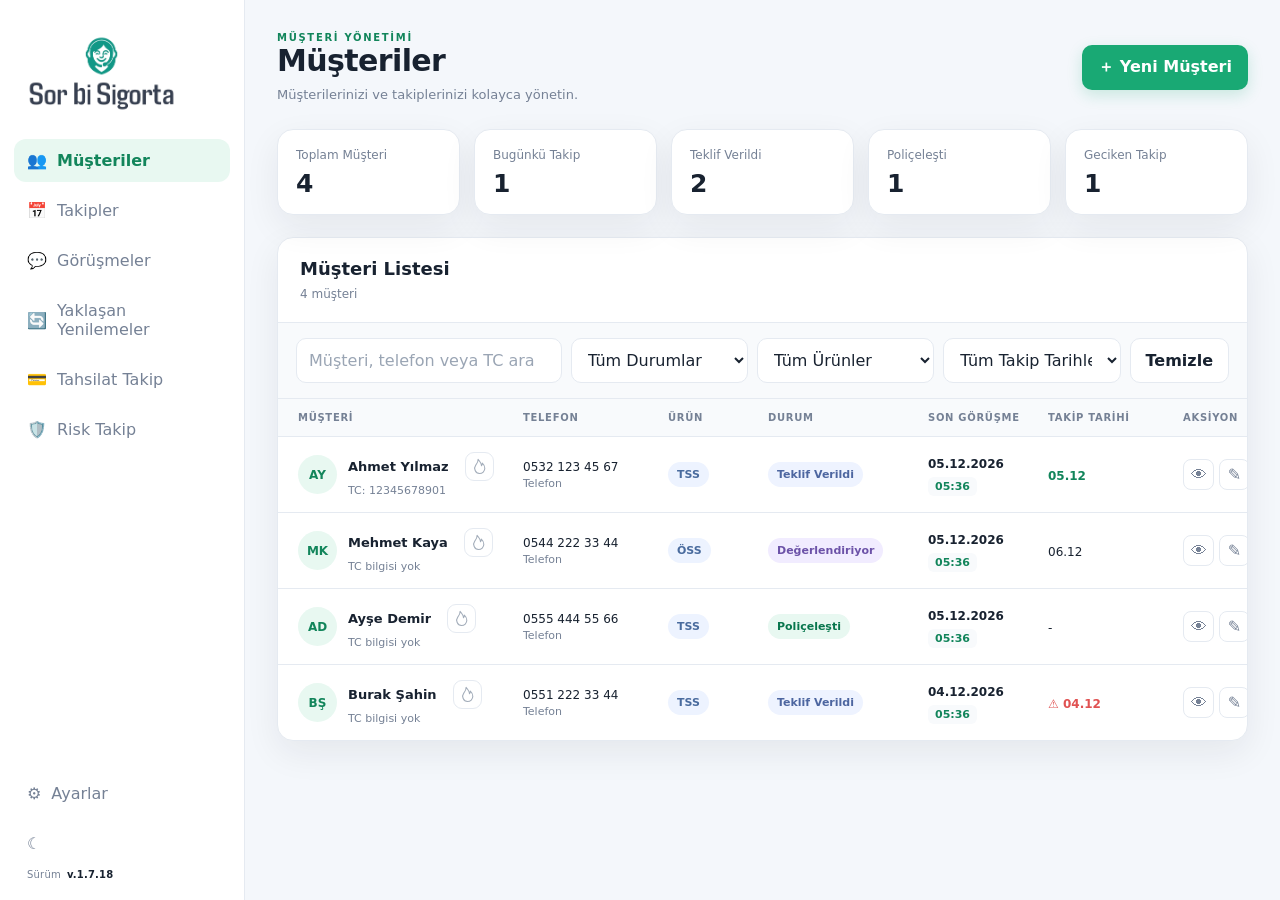
<file: index.html>
<!doctype html>
<html lang="tr">
  <head>
    <meta charset="UTF-8" />
    <meta name="viewport" content="width=device-width, initial-scale=1.0" />
    <title>Sorbi Sigorta CRM</title>
    <link rel="icon" type="image/svg+xml" href="favicon.svg?v=teybox" />
    <meta name="theme-color" content="#19a974" />
    <link rel="stylesheet" href="assets/css/base.css" />
    <link rel="stylesheet" href="assets/css/layout.css" />
    <link rel="stylesheet" href="assets/css/forms.css" />
    <link rel="stylesheet" href="assets/css/customers.css" />
    <link rel="stylesheet" href="assets/css/followups.css" />
    <link rel="stylesheet" href="assets/css/reminders.css" />
    <link rel="stylesheet" href="assets/css/interactions.css" />
    <link rel="stylesheet" href="assets/css/renewals.css" />
    <link rel="stylesheet" href="assets/css/collections.css" />
    <link rel="stylesheet" href="assets/css/avatar-picker.css" />
    <link rel="stylesheet" href="assets/css/theme.css" />
    <link rel="stylesheet" href="assets/css/responsive.css" />
  </head>

  <body>
    <!-- =====================================================
         SIDEBAR
    ====================================================== -->

    <aside class="sidebar">
      <div class="brand">
        <img
          src="sorbi-logo-transparent.png"
          alt="Sor Bi Sigorta"
          class="brand-logo brand-logo-light"
        />

        <img
          src="Logo.pngkk.png"
          alt="Sor Bi Sigorta"
          class="brand-logo brand-logo-dark"
        />
      </div>

      <nav class="menu">
        <button class="menu-link active" data-page="customers" type="button">
          <span>👥</span>
          <span>Müşteriler</span>
        </button>

        <button class="menu-link" data-page="followups" type="button">
          <span>📅</span>
          <span>Takipler</span>
        </button>

        <button class="menu-link" data-page="interactions" type="button">
          <span>💬</span>
          <span>Görüşmeler</span>
        </button>
        <button class="menu-link" data-page="renewals" type="button">
          <span>🔄</span>
          <span>Yaklaşan Yenilemeler</span>
        </button>

        <button class="menu-link" data-page="collections" type="button">
          <span>💳</span>
          <span>Tahsilat Takip</span>
        </button>

        <button class="menu-link" data-page="riskTracking" type="button">
          <span>🛡️</span>
          <span>Risk Takip</span>
        </button>
      </nav>

      <div class="sidebar-bottom">
        <button
          id="settingsButton"
          class="sidebar-button"
          type="button"
          aria-haspopup="dialog"
          aria-controls="settingsModal"
        >
          <span aria-hidden="true">⚙</span>
          <span>Ayarlar</span>
        </button>

        <button
          id="themeToggle"
          class="sidebar-button"
          title="Tema değiştir"
          type="button"
        >
          ☾
        </button>

      </div>
      <div class="sidebar-version" aria-label="Uygulama sürümü v.1.7.18">
        <span>Sürüm</span>
        <strong>v.1.7.18</strong>
      </div>
    </aside>

    <!-- =====================================================
         MAIN CONTENT
    ====================================================== -->

    <main class="main-content">
      <!-- TOPBAR -->

      <header class="topbar">
        <div class="page-heading">
          <div id="pageEyebrow" class="eyebrow">MÜŞTERİ YÖNETİMİ</div>

          <h1 id="pageTitle">Müşteriler</h1>

          <p id="pageDescription">
            Müşterilerinizi ve takiplerinizi kolayca yönetin.
          </p>
        </div>

        <button id="addCustomerButton" class="primary-button" type="button">
          ＋ Yeni Müşteri
        </button>
      </header>

      <!-- =================================================
             SUMMARY
        ================================================== -->

      <section class="summary-grid">
        <div class="summary-card">
          <span>Toplam Müşteri</span>
          <strong id="totalCustomers">0</strong>
        </div>

        <div class="summary-card">
          <span>Bugünkü Takip</span>
          <strong id="todayTasks">0</strong>
        </div>

        <div class="summary-card">
          <span>Teklif Verildi</span>
          <strong id="offerCustomers">0</strong>
        </div>

        <div class="summary-card">
          <span>Poliçeleşti</span>
          <strong id="saleCustomers">0</strong>
        </div>

        <div class="summary-card">
          <span>Geciken Takip</span>
          <strong id="overdueTasks">0</strong>
        </div>
      </section>

      <!-- =================================================
             CUSTOMERS PAGE
        ================================================== -->

      <section id="customersPage" class="page-section">
        <div class="panel">
          <div class="panel-header">
            <div>
              <h2>Müşteri Listesi</h2>

              <span id="customerCount"> 0 müşteri </span>
            </div>
          </div>

          <!-- FILTERS -->

          <div class="filters">
            <input
              id="searchInput"
              type="search"
              placeholder="Müşteri, telefon veya TC ara..."
            />

            <select id="statusFilter">
              <option value="all">Tüm Durumlar</option>
            </select>

            <select id="productFilter">
              <option value="all">Tüm Ürünler</option>

              <option value="TSS">TSS</option>

              <option value="ÖSS">ÖSS</option>

              <option value="DASK">DASK</option>

              <option value="TRAFİK">TRAFİK</option>

              <option value="KASKO">KASKO</option>

              <option value="FERDİ KAZA">FERDİ KAZA</option>

              <option value="Diğer">Diğer</option>
            </select>

            <select id="dateFilter">
              <option value="all">Tüm Takip Tarihleri</option>

              <option value="overdue">Geciken</option>

              <option value="today">Bugün</option>

              <option value="tomorrow">Yarın</option>

              <option value="week">Bu Hafta</option>

              <option value="thisMonth">Bu Ay</option>

              <optgroup id="dateFilterMonths" label="Aylara Göre"></optgroup>
            </select>

            <button id="clearFilters" class="secondary-button" type="button">
              Temizle
            </button>
          </div>

          <!-- TABLE HEADER -->

          <div class="table-head">
            <span>Müşteri</span>
            <span>Telefon</span>
            <span>Ürün</span>
            <span>Durum</span>
            <span>Son Görüşme</span>
            <span>Takip Tarihi</span>
            <span>Aksiyon</span>
          </div>

          <!-- CUSTOMER LIST -->

          <div id="customerList"></div>
          <button id="customerListPager" class="list-pager" type="button" hidden></button>

          <div id="emptyState" class="empty-state hidden">
            Filtrelere uygun müşteri bulunamadı.
          </div>
        </div>
      </section>

      <!-- =================================================
             FOLLOWUPS PAGE
        ================================================== -->

      <section id="followupsPage" class="page-section hidden-page">
        <div class="panel">
          <div class="panel-header followups-header">
            <div class="followups-title">
              <div class="followups-header-main">
                <h2>Takipler</h2>

                <span id="followupCount" class="badge-count"> 0 takip </span>
              </div>

              <div class="followups-date">
                <span id="currentDate"> 25 Ağustos 2026 </span>

                <span id="currentTime" class="time-highlight"> 09:00 </span>

                <span id="currentDay" class="day-highlight"> Bugün </span>
              </div>
            </div>

            <!-- FOLLOWUP FILTERS -->

            <div class="followup-filters">
              <button
                class="followup-filter active"
                data-followup-filter="agenda"
                type="button"
              >
                Öncelikli
              </button>

              <button
                class="followup-filter"
                data-followup-filter="today"
                type="button"
              >
                Bugün
              </button>

              <button
                class="followup-filter"
                data-followup-filter="overdue"
                type="button"
              >
                Geciken
              </button>

              <button
                class="followup-filter"
                data-followup-filter="tomorrow"
                type="button"
              >
                Yarın
              </button>

              <button
                class="followup-filter"
                data-followup-filter="week"
                type="button"
              >
                Bu Hafta
              </button>

              <button
                class="followup-filter"
                data-followup-filter="all"
                type="button"
              >
                Tümü
              </button>
            </div>
          </div>

          <!-- FOLLOWUP LIST -->

          <div id="followupList" class="followup-list"></div>
          <button id="followupListPager" class="list-pager" type="button" hidden></button>

          <div id="followupEmpty" class="empty-state hidden">
            Bu filtrede takip bulunmuyor.
          </div>
        </div>
      </section>

      <!-- =================================================
             RENEWALS PAGE
        ================================================== -->

      <section id="renewalsPage" class="page-section hidden-page">
        <div class="panel">
          <div class="panel-header renewals-header">
            <div>
              <div class="renewals-title-row">
                <h2>Yaklaşan Yenilemeler</h2>

                <span id="renewalCount" class="badge-count"> 0 poliçe </span>
              </div>

              <span>
                Yaklaşan poliçelerinizi ve yenileme tarihlerini takip edin.
              </span>
            </div>

            <button id="addRenewalButton" class="primary-button" type="button">
              ＋ Yeni Poliçe
            </button>
          </div>

          <!-- RENEWAL SUMMARY -->

          <div class="renewal-summary">
            <div class="renewal-summary-card">
              <span>Toplam Poliçe</span>

              <strong id="totalRenewals"> 0 </strong>
            </div>

            <div class="renewal-summary-card">
              <span>30 Gün İçinde</span>

              <strong id="renewals30Days"> 0 </strong>
            </div>

            <div class="renewal-summary-card">
              <span>7 Gün İçinde</span>

              <strong id="renewals7Days"> 0 </strong>
            </div>

            <div class="renewal-summary-card">
              <span>Yenilemesi Geçen</span>

              <strong id="expiredRenewals"> 0 </strong>
            </div>
          </div>

          <!-- RENEWAL FILTERS -->

          <div class="filters renewal-filters">
            <input
              id="renewalSearchInput"
              type="search"
              placeholder="Müşteri veya poliçe no ara..."
            />

            <select id="renewalProductFilter">
              <option value="all">Tüm Ürünler</option>

              <option value="TSS">TSS</option>

              <option value="ÖSS">ÖSS</option>

              <option value="DASK">DASK</option>

              <option value="TRAFİK">TRAFİK</option>

              <option value="KASKO">KASKO</option>

              <option value="FERDİ KAZA">FERDİ KAZA</option>

              <option value="Diğer">Diğer</option>
            </select>

            <select id="renewalDateFilter">
              <option value="all">Tüm Yenilemeler</option>

              <option value="7">7 Gün İçinde</option>

              <option value="30">30 Gün İçinde</option>

              <option value="60">60 Gün İçinde</option>

              <option value="expired">Yenilemesi Geçen</option>
            </select>

            <button
              id="clearRenewalFilters"
              class="secondary-button"
              type="button"
            >
              Temizle
            </button>
          </div>

          <!-- RENEWAL TABLE -->

          <div class="table-head renewal-table-head">
            <span>Müşteri</span>
            <span>Telefon</span>
            <span>Ürün</span>
            <span>Poliçe No</span>
            <span>Yenileme</span>
            <span>Kalan</span>
            <span>Aksiyon</span>
          </div>

          <div id="renewalList" class="renewal-list"></div>
          <button id="renewalListPager" class="list-pager" type="button" hidden></button>

          <div id="renewalEmpty" class="empty-state hidden">
            Yaklaşan yenileme bulunamadı.
          </div>
        </div>
      </section>

      <!-- =================================================
     COLLECTIONS / TAHSİLAT TAKİP PAGE
================================================= -->

      <section id="collectionsPage" class="page-section hidden-page">
        <div class="panel">
          <!-- =================================================
             COLLECTION HEADER
        ================================================== -->

          <div class="panel-header collections-header">
            <div>
              <div class="collections-title-row">
                <h2>Tahsilat Listesi</h2>

                <span id="collectionCount" class="badge-count"> 0 ödeme </span>
              </div>

              <span>
                Taksitli poliçelerin tahsilat tarihlerini ve ödeme durumlarını
                takip edin.
              </span>
            </div>
          </div>

          <!-- =================================================
             COLLECTION SUMMARY
        ================================================== -->

          <!-- =====================================================
     TAHSİLAT TAKİP ÖZETİ
===================================================== -->

          <div class="collection-summary">
            <!-- TOPLAM POLİÇE -->

            <div class="collection-summary-card">
              <div class="collection-summary-icon">📋</div>

              <div class="collection-summary-content">
                <span class="collection-summary-label"> Toplam Poliçe </span>

                <strong
                  id="totalCollectionAmount"
                  class="collection-summary-value"
                >
                  0
                </strong>
              </div>
            </div>

            <!-- BUGÜN -->

            <div class="collection-summary-card">
              <div class="collection-summary-icon">📅</div>

              <div class="collection-summary-content">
                <span class="collection-summary-label"> Bugün </span>

                <strong
                  id="monthlyExpectedAmount"
                  class="collection-summary-value"
                >
                  0
                </strong>

                <small> tahsilat </small>
              </div>
            </div>

            <!-- GECİKEN -->

            <div class="collection-summary-card">
              <div class="collection-summary-icon">⚠️</div>

              <div class="collection-summary-content">
                <span class="collection-summary-label"> Geciken </span>

                <strong
                  id="overdueCollectionAmount"
                  class="collection-summary-value"
                >
                  0
                </strong>

                <small> poliçe </small>
              </div>
            </div>

            <!-- BU HAFTA -->

            <div class="collection-summary-card">
              <div class="collection-summary-icon">🗓️</div>

              <div class="collection-summary-content">
                <span class="collection-summary-label"> Bu Hafta </span>

                <strong
                  id="pendingCollectionAmount"
                  class="collection-summary-value"
                >
                  0
                </strong>

                <small> tahsilat </small>
              </div>
            </div>
          </div>

          <!-- =================================================
             COLLECTION FILTERS
        ================================================== -->

          <div class="filters collection-filters">
            <input
              id="collectionSearchInput"
              type="search"
              placeholder="Müşteri, telefon veya poliçe no ara..."
            />

            <select id="collectionProductFilter">
              <option value="all">Tüm Ürünler</option>

              <option value="TSS">TSS</option>

              <option value="ÖSS">ÖSS</option>

              <option value="DASK">DASK</option>

              <option value="TRAFİK">TRAFİK</option>

              <option value="KASKO">KASKO</option>

              <option value="FERDİ KAZA">FERDİ KAZA</option>

              <option value="Diğer">Diğer</option>
            </select>

            <select id="collectionStatusFilter">
              <option value="all">Tüm Durumlar</option>

              <option value="pending">Gecikmemiş</option>

              <option value="completed">Tamamlandı</option>

              <option value="overdue">Geciken</option>
            </select>

            <select id="collectionDateFilter">
              <option value="all">Tüm Tarihler</option>

              <option value="today">Bugün</option>

              <option value="week">Bu Hafta</option>

              <option value="month">Bu Ay</option>

              <option value="nextMonth">Gelecek Ay</option>
            </select>

            <select id="collectionPaymentMethodFilter">
              <option value="all">Tüm Ödeme Yöntemleri</option>

              <option value="blocked">Blokeli Çekim</option>

              <option value="unblocked">Blokesiz Çekim</option>

              <option value="transfer">Havale / EFT</option>

              <option value="other">Diğer</option>
            </select>

            <button
              id="clearCollectionFilters"
              class="secondary-button"
              type="button"
            >
              Temizle
            </button>
          </div>

          <!-- =================================================
             COLLECTION TABLE HEADER
        ================================================== -->

          <div class="table-head collection-table-head">
            <span>Müşteri</span>

            <span>Telefon</span>

            <span>Ürün</span>

            <span>Poliçe No</span>

            <span>Taksit</span>

            <span>Tahsilat Tarihi</span>

            <span>Tutar</span>

            <span>Durum</span>

            <span>Aksiyon</span>
          </div>

          <!-- =================================================
             COLLECTION LIST
        ================================================== -->

          <div id="collectionList" class="collection-list"></div>
          <button id="collectionListPager" class="list-pager" type="button" hidden></button>

          <!-- =================================================
             EMPTY STATE
        ================================================== -->

          <div id="collectionEmpty" class="empty-state hidden">
            Bu filtrelere uygun tahsilat bulunamadı.
          </div>
        </div>
      </section>

      <!-- =================================================
             INTERACTIONS PAGE
        ================================================== -->

      <section id="interactionsPage" class="page-section hidden-page">
        <div class="panel">
          <div class="panel-header">
            <div>
              <h2>Görüşme Geçmişi</h2>

              <span id="interactionCount"> 0 görüşme </span>
            </div>
          </div>

          <div class="interaction-filters" role="search" aria-label="Görüşmeleri filtrele">
            <label class="interaction-search-field">
              <span class="sr-only">Müşteri, telefon, TC veya görüşme notu ara</span>
              <input id="interactionSearchInput" type="search" placeholder="Müşteri, telefon, TC veya not ara..." autocomplete="off" />
            </label>
            <label>
              <span class="sr-only">Görüşme türü</span>
              <select id="interactionTypeFilter">
                <option value="all">Tüm Görüşme Türleri</option>
              </select>
            </label>
            <label>
              <span class="sr-only">Görüşme zamanı</span>
              <select id="interactionDateFilter">
                <option value="all">Tüm Zamanlar</option>
                <option value="today">Bugün</option>
                <option value="last7">Son 7 Gün</option>
                <option value="thisMonth">Bu Ay</option>
              </select>
            </label>
            <button id="clearInteractionFilters" class="secondary-button" type="button" hidden>Filtreleri Temizle</button>
          </div>

          <div id="allInteractionList" class="interaction-list"></div>
          <button id="allInteractionListPager" class="list-pager" type="button" hidden></button>

          <div id="interactionPageEmpty" class="empty-state hidden">
            Henüz görüşme kaydı bulunmuyor.
          </div>
        </div>
      </section>

      <section id="riskTrackingPage" class="page-section hidden-page" aria-label="Risk Takip">
        <iframe
          id="riskTrackingFrame"
          class="risk-tracking-frame"
          src="assets/risk-tracking/index.html"
          title="Risk Takip kayıtları"
          loading="lazy"
        ></iframe>
      </section>
    </main>

    <!-- =====================================================
         CUSTOMER MODAL
    ====================================================== -->

    <div id="customerModal" class="modal-overlay">
      <div class="modal customer-modal">
        <div class="modal-header">
          <div>
            <h2 id="modalTitle">Yeni Müşteri</h2>
          </div>

          <button id="closeCustomerModal" class="modal-close" type="button" aria-label="Kapat">
            ×
          </button>
        </div>

        <form id="customerForm">
          <input id="customerId" type="hidden" />

          <section class="customer-form-section" aria-labelledby="customerIdentityHeading">
            <div class="customer-form-section-heading">
              <h3 id="customerIdentityHeading">Kişi bilgileri</h3>
            </div>
            <div class="form-grid">
            <label>
              Ad Soyad

              <input
                id="customerName"
                required
                type="text"
                placeholder="Örn. Ayşe Yılmaz"
              />
            </label>

            <label>
              Telefon

              <input
                id="customerPhone"
                type="text"
                placeholder="05xx xxx xx xx"
              />
            </label>

            <div class="customer-tc-field">
              <div class="customer-tc-heading"><label for="customerTc">TC Kimlik No</label><button id="addInsuredPersonButton" class="add-insured-button" type="button" title="Aile üyesi / sigortalı ekle" aria-label="Aile üyesi / sigortalı ekle">＋</button></div>

              <input
                id="customerTc"
                type="text"
                inputmode="numeric"
                maxlength="11"
                placeholder="11 haneli TC"
              />
            </div>

            <label>
              Doğum Tarihi
              <input id="customerBirthDate" type="date" />
            </label>

            <label>
              Ürün

              <select id="customerProduct">
                <option value="TSS">TSS</option>

                <option value="ÖSS">ÖSS</option>

                <option value="DASK">DASK</option>

                <option value="TRAFİK">TRAFİK</option>

                <option value="KASKO">KASKO</option>

                <option value="FERDİ KAZA">FERDİ KAZA</option>

                <option value="Diğer">Diğer</option>
              </select>
            </label>

            <div id="insuredPersonsFields" class="insured-persons-fields full-width" aria-live="polite"></div>
            </div>
          </section>

          <section class="customer-form-section" aria-labelledby="customerFollowupHeading">
            <div class="customer-form-section-heading">
              <h3 id="customerFollowupHeading">Takip ve hatırlatmalar</h3>
            </div>
            <div class="form-grid">

            <label>
              Durum

              <select id="customerStatus"></select>
            </label>

            <label>
              Sonraki Takip

              <input id="nextActionDate" type="date" />
            </label>

            <div class="reminder-time-field">
              <label for="nextActionTime">
                İlk Hatırlatma Saati
                <span class="optional-field-note">İsteğe bağlı · takip tarihi seçildiğinde çalışır</span>
              </label>
              <input id="nextActionTime" type="time" />
              <span id="primaryReminderState" class="reminder-form-state"></span>
              <button id="addReminderTime" class="secondary-button reminder-add-button" type="button" disabled>＋ Hatırlatma saati ekle</button>
            </div>

            <div id="additionalReminderTimes" class="additional-reminder-times full-width"></div>
            </div>
          </section>

          <section class="customer-form-section" aria-labelledby="customerNoteHeading">
            <div class="customer-form-section-heading">
              <h3 id="customerNoteHeading">Notlar</h3>
            </div>
            <div class="form-grid">
            <label class="full-width">
              Müşteri Notu

              <textarea
                id="customerNote"
                rows="4"
                placeholder="Müşteriyle ilgili not..."
              ></textarea>
            </label>
            </div>
          </section>

          <div class="modal-actions">
            <button type="button" id="cancelCustomer" class="secondary-button">
              Vazgeç
            </button>

            <button type="submit" class="primary-button">Kaydet</button>
          </div>
        </form>
      </div>
    </div>

    <!-- =====================================================
         RENEWAL MODAL
    ====================================================== -->

    <div id="renewalModal" class="modal-overlay">
      <div class="modal">
        <div class="modal-header">
          <div>
            <span class="eyebrow"> POLİÇE </span>

            <h2 id="renewalModalTitle">Yeni Poliçe</h2>
          </div>

          <button id="closeRenewalModal" class="modal-close" type="button">
            ×
          </button>
        </div>

        <form id="renewalForm">
          <input id="renewalId" type="hidden" />

          <div class="form-grid">
            <!-- MÜŞTERİ -->

            <label>
              Müşteri

              <input
                id="renewalCustomerName"
                required
                type="text"
                placeholder="Ad Soyad"
              />
            </label>

            <!-- TELEFON -->

            <label>
              Telefon

              <input
                id="renewalCustomerPhone"
                type="text"
                placeholder="05xx xxx xx xx"
              />
            </label>

            <!-- ÜRÜN -->

            <label>
              Sigortalı TC Kimlik No
              <input id="renewalCustomerTc" type="text" inputmode="numeric" maxlength="11" placeholder="Varsa 11 haneli TC" />
            </label>

            <label>
              Ürün

              <select id="renewalProduct">
                <option value="TSS">TSS</option>

                <option value="ÖSS">ÖSS</option>

                <option value="DASK">DASK</option>

                <option value="TRAFİK">TRAFİK</option>

                <option value="KASKO">KASKO</option>

                <option value="FERDİ KAZA">FERDİ KAZA</option>

                <option value="Diğer">Diğer</option>
              </select>
            </label>

            <!-- POLİÇE NUMARASI -->

            <label>
              Poliçe Numarası

              <input
                id="renewalPolicyNumber"
                type="text"
                placeholder="Poliçe numarası"
              />
            </label>

            <!-- BAŞLANGIÇ TARİHİ -->

            <label>
              Poliçe Başlangıç Tarihi

              <input id="renewalStartDate" type="date" />
            </label>

            <!-- YENİLEME TARİHİ -->

            <label>
              Yenileme Tarihi

              <input id="renewalDate" required type="date" />
            </label>

            <!-- DURUM -->

            <label>
              Durum

              <select id="renewalStatus">
                <option value="Bekliyor">Bekliyor</option>

                <option value="Aranacak">Aranacak</option>

                <option value="Görüşüldü">Görüşüldü</option>

                <option value="Teklif Verildi">Teklif Verildi</option>

                <option value="Yenilendi">Yenilendi</option>

                <option value="Olumsuz">Olumsuz</option>
              </select>
            </label>

            <!-- NOT -->

            <label class="full-width">
              Not

              <textarea
                id="renewalNote"
                rows="4"
                placeholder="Poliçe ile ilgili not..."
              ></textarea>
            </label>
          </div>

          <div class="modal-actions">
            <button type="button" id="cancelRenewal" class="secondary-button">
              Vazgeç
            </button>

            <button type="submit" class="primary-button">Kaydet</button>
          </div>
        </form>
      </div>
    </div>

    <!-- =====================================================
         DETAIL OVERLAY
    ====================================================== -->

    <div id="detailOverlay" class="modal-overlay">
      <div class="modal detail-modal" role="dialog" aria-modal="true" aria-labelledby="detailTitle">
        <div class="modal-header">
          <div>
            <h2 id="detailTitle">Müşteri Detayı</h2>
          </div>

          <button id="closeDetail" class="modal-close" type="button">×</button>
        </div>

        <!-- PROFILE -->

        <div class="detail-profile">
          <div id="detailAvatar" class="detail-avatar">?</div>

          <div>
            <h3 id="detailFullName">-</h3>

            <p id="detailPhone">-</p>
          </div>
        </div>

        <!-- DETAILS -->

        <div class="detail-grid">
          <div>
            <span>Ürün</span>
            <strong id="detailProduct">-</strong>
          </div>

          <div>
            <span>Durum</span>
            <strong id="detailStatus">-</strong>
          </div>

          <div>
            <span>Son Görüşme</span>
            <strong id="detailLastCall">-</strong>
          </div>

          <div>
            <span>Sonraki Takip</span>
            <strong id="detailNextAction">-</strong>
          </div>

          <div>
            <span>Kaydedilme Tarihi</span>
            <strong id="detailCreatedAt">-</strong>
          </div>
        </div>

        <div class="detail-insured">
          <h3>Sigortalılar</h3>
          <div id="detailInsuredList"></div>
        </div>

        <div class="detail-followup-history">
          <h3>Takip Geçmişi</h3>
          <div id="detailFollowupHistory"></div>
        </div>

        <!-- NOTE -->

        <div class="detail-note">
          <span>Not</span>

          <p id="detailNote">-</p>
        </div>

        <!-- INTERACTIONS -->

        <div class="detail-interactions">
          <div class="section-title">
            <h3>Görüşmeler</h3>

            <button
              id="addInteractionButton"
              class="primary-button small"
              type="button"
            >
              ＋ Görüşme Ekle
            </button>
          </div>

          <div id="interactionList"></div>
        </div>
      </div>
    </div>

    <!-- =====================================================
         INTERACTION MODAL
    ====================================================== -->

    <div id="interactionModal" class="modal-overlay">
      <div class="modal small-modal">
        <div class="modal-header">
          <div>
            <span class="eyebrow"> GÖRÜŞME </span>

            <h2>Görüşme Ekle</h2>
          </div>

          <button id="closeInteraction" class="modal-close" type="button">
            ×
          </button>
        </div>

        <form id="interactionForm">
          <label>
            Görüşme Türü

            <select id="interactionType">
              <option>Arama</option>

              <option>WhatsApp</option>

              <option>SMS</option>

              <option>Yüz Yüze</option>

              <option>Diğer</option>
            </select>
          </label>

          <label>
            Not

            <textarea
              id="interactionNote"
              rows="5"
              required
              placeholder="Görüşme notunu yazın..."
            ></textarea>
          </label>

          <div id="interactionFollowupPanel" class="interaction-followup-panel" hidden>
            <label>
              Görüşme Sonrası
              <select id="interactionFollowupOutcome">
                <option value="reschedule">Yeni takip planla</option>
                <option value="complete">Takibi tamamla</option>
                <option value="keep">Mevcut takip tarihini koru</option>
              </select>
            </label>
            <div id="interactionNextActionFields" class="interaction-next-action-fields">
              <label>Yeni Takip Tarihi <input id="interactionNextActionDate" type="date" /></label>
              <label>Hatırlatma Saati (isteğe bağlı) <input id="interactionNextActionTime" type="time" /></label>
            </div>
            <p>Yeni takip planlandığında eski ek hatırlatmalar temizlenir.</p>
          </div>

          <div class="modal-actions">
            <button
              type="button"
              id="cancelInteraction"
              class="secondary-button"
            >
              Vazgeç
            </button>

            <button type="submit" class="primary-button">Kaydet</button>
          </div>
        </form>
      </div>
    </div>

    <div id="settingsModal" class="modal-overlay">
      <div class="modal small-modal settings-modal" role="dialog" aria-modal="true" aria-labelledby="settingsTitle">
        <div class="modal-header">
          <div>
            <button id="backToSettings" class="settings-back-button" type="button" hidden aria-label="Ayarlara geri dön">← Ayarlar</button>
            <span class="eyebrow">TERCİHLER</span>
            <h2 id="settingsTitle">Ayarlar</h2>
          </div>
          <button id="closeSettings" class="modal-close" type="button" aria-label="Ayarları kapat">×</button>
        </div>

        <div id="settingsHomeView" class="settings-view">
          <button id="openSoundSettings" class="settings-navigation-button" type="button" aria-controls="settingsSoundView">
            <span><strong>Ses Ayarları</strong><small>Ses seçimi, tekrar sayısı ve ses düzeyi</small></span>
            <span class="settings-navigation-arrow" aria-hidden="true">›</span>
          </button>
          <button id="openNotificationSettings" class="settings-navigation-button" type="button" aria-controls="settingsNotificationView">
            <span><strong>Bildirimler</strong><small>Takip hatırlatmalarını göster veya kapat</small></span>
            <span class="settings-navigation-arrow" aria-hidden="true">›</span>
          </button>
        </div>

        <section id="settingsNotificationView" class="settings-section settings-view settings-subview" aria-label="Bildirimler" hidden>
          <p>Takip saati geldiğinde sağ altta hatırlatıcı gösterilir. Bu ayarlar yalnızca bu tarayıcıda saklanır.</p>
          <label class="settings-toggle-row" for="notificationsEnabled">
            <span><strong>Bildirimleri göster</strong><small>Kapalıyken hatırlatıcılar görünmez ve ses çalmaz.</small></span>
            <input id="notificationsEnabled" type="checkbox" checked />
          </label>
        </section>

        <section id="settingsSoundView" class="settings-section settings-sound-section settings-view" aria-label="Ses Ayarları" hidden>
          <p>Hatırlatıcı sesini, kaç kez çalacağını ve düzeyini buradan ayarlayabilirsin.</p>

          <label class="settings-toggle-row" for="reminderSoundEnabled">
            <span><strong>Hatırlatıcı sesi</strong><small>Bildirim geldiğinde kısa bir ses çal.</small></span>
            <input id="reminderSoundEnabled" type="checkbox" checked />
          </label>

          <div class="settings-sound-choice">
            <label for="reminderSoundChoice">Bildirim sesi</label>
            <select id="reminderSoundChoice">
              <option value="classic">Klasik</option>
              <option value="chime">Yumuşak zil</option>
            </select>
          </div>

          <div class="settings-sound-choice">
            <label for="reminderSoundRepeats">Tekrar sayısı</label>
            <select id="reminderSoundRepeats">
              <option value="1">1 kez</option>
              <option value="2">2 kez</option>
              <option value="3">3 kez</option>
              <option value="4">4 kez</option>
              <option value="5">5 kez</option>
            </select>
            <small>Her bildirim geldiğinde seçilen ses bu kadar kez art arda çalar.</small>
          </div>

          <div class="settings-volume">
            <label for="reminderSoundVolume">Ses düzeyi <output id="reminderSoundVolumeValue" for="reminderSoundVolume">60%</output></label>
            <input id="reminderSoundVolume" type="range" min="0" max="100" step="5" value="60" />
            <button id="previewReminderSound" class="secondary-button" type="button">Sesi dene</button>
          </div>
        </section>
      </div>
    </div>

    <div id="reminderNotifications" class="reminder-notifications" aria-live="polite" aria-label="Takip hatırlatıcıları"></div>

    <!-- =====================================================
         JAVASCRIPT
    ====================================================== -->

    <!-- CORE -->
    <script src="assets/js/core/config.js"></script>
    <script src="assets/js/core/state.js"></script>
    <script src="assets/js/core/storage.js"></script>
    <script src="assets/js/core/demo.js"></script>
    <script src="assets/js/core/dates.js"></script>
    <script src="assets/js/core/helpers.js"></script>

    <!-- UI -->
    <script src="assets/js/ui/avatar-picker.js"></script>
    <script src="assets/js/ui/navigation.js"></script>

    <!-- FEATURES -->
    <script src="assets/js/features/customers/list.js"></script>
    <script src="assets/js/features/followups.js"></script>
    <script src="assets/js/features/reminders.js"></script>
    <script src="assets/js/features/customers/crud.js"></script>
    <script src="assets/js/features/interactions.js"></script>
    <script src="assets/js/features/renewals/list.js"></script>
    <script src="assets/js/features/renewals/crud.js"></script>

    <script src="assets/js/features/collections/data.js"></script>
    <script src="assets/js/features/collections/filters-summary.js"></script>
    <script src="assets/js/features/collections/table.js"></script>
    <script src="assets/js/features/collections/actions.js"></script>
    <script src="assets/js/features/collections/modal.js"></script>
    <script src="assets/js/features/collections/init.js"></script>

    <!-- UI / INTEGRATIONS -->
    <script src="assets/js/ui/theme-events.js"></script>
    <script src="assets/js/integrations/supabase-customers.js"></script>
    <script src="assets/js/integrations/risk-tracking-bridge.js"></script>

    <!-- BOOTSTRAP -->
    <script src="assets/js/app.js"></script>
  </body>
</html>
</file>
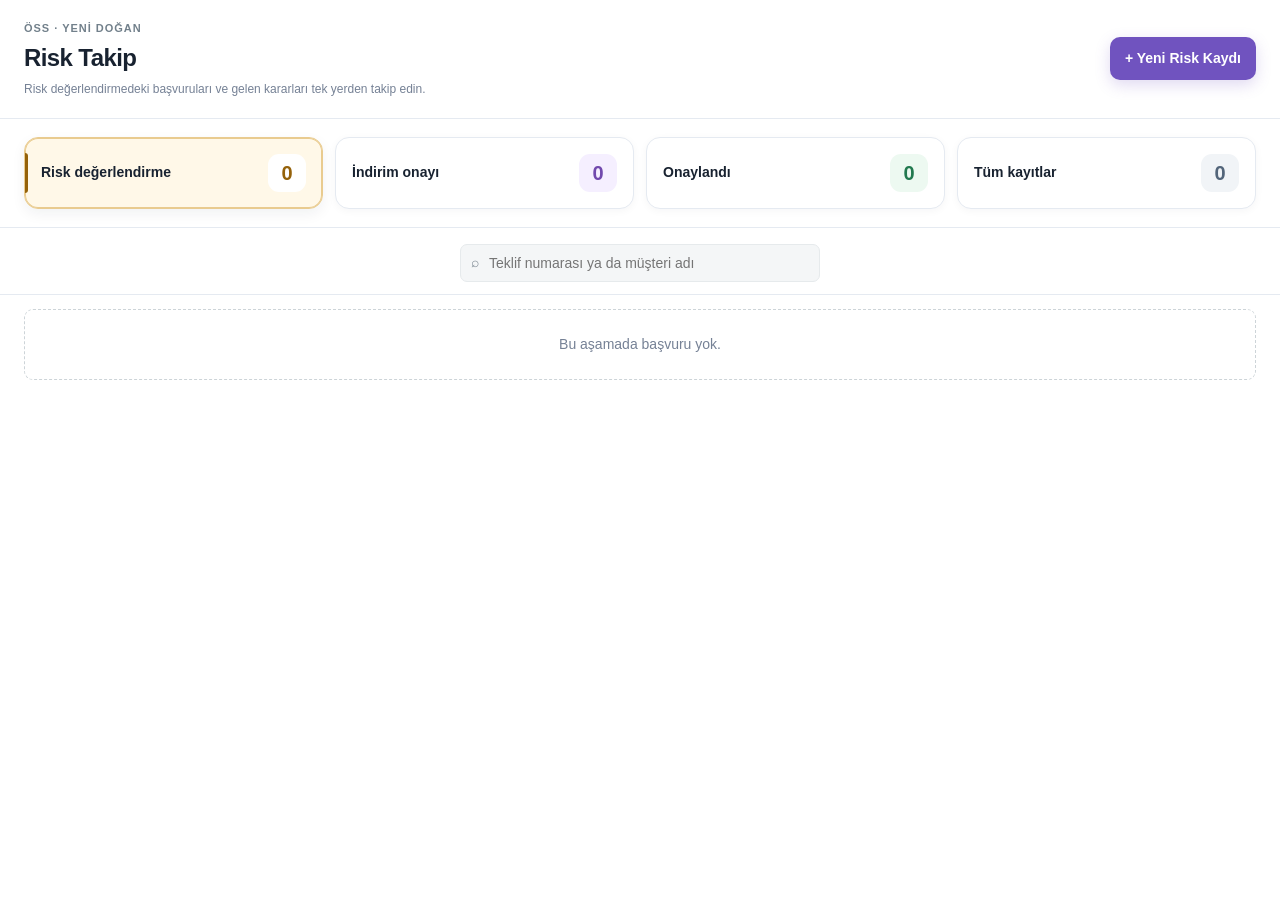
<file: assets/risk-tracking/index.html>
<!doctype html>
<html lang="tr">
  <head>
    <meta charset="UTF-8" />
    <meta name="viewport" content="width=device-width, initial-scale=1.0" />
    <title>Risk Takip</title>
    <link rel="stylesheet" href="style.css" />
    <link rel="stylesheet" href="ui-refinements.css" />
    <link rel="stylesheet" href="crm-integration.css" />
  </head>
  <body>
    <main class="app-shell">
      <div class="risk-toolbar">
        <div class="risk-toolbar-copy"><p class="eyebrow">ÖSS · YENİ DOĞAN</p><h1>Risk Takip</h1><p>Risk değerlendirmedeki başvuruları ve gelen kararları tek yerden takip edin.</p></div>
        <button class="primary-button" id="newCustomerButton" type="button">+ Yeni Risk Kaydı</button>
      </div>

      <nav class="risk-overview" aria-label="Risk kayıtlarını filtrele">
        <button class="filter risk-filter-review active" data-filter="Risk değerlendirmede" type="button"><span>Risk değerlendirme</span><b id="reviewCount">0</b></button>
        <button class="filter risk-filter-discount" data-filter="İndirim onayı bekleniyor" type="button"><span>İndirim onayı</span><b id="discountCount">0</b></button>
        <button class="filter risk-filter-approved" data-filter="Onaylandı" type="button"><span>Onaylandı</span><b id="approvedCount">0</b></button>
        <button class="filter risk-filter-all" data-filter="all" type="button"><span>Tüm kayıtlar</span><b id="allCount">0</b></button>
      </nav>

      <section class="customer-panel" aria-label="Risk başvuruları">
        <header class="panel-header">
          <label class="search"><span aria-hidden="true">⌕</span><input id="searchInput" type="text" aria-label="Müşteri adı veya teklif numarası ara" placeholder="Teklif numarası ya da müşteri adı" /><button type="button" id="searchClear" class="search-clear" hidden aria-label="Aramayı temizle">×</button></label>
        </header>
        <div id="customerList" class="customer-list" aria-live="polite"></div>
      </section>
    </main>

    <dialog id="detailDialog" aria-labelledby="customerName">
        <div id="detailContent">
          <header class="detail-header">
            <div><p class="eyebrow">BAŞVURU DETAYI</p><h2 id="customerName"></h2><p id="customerMeta"></p></div>
            <div class="header-actions">
              <button class="secondary-button" id="editCustomerButton" type="button">Düzenle</button>
              <button class="icon-button" id="deleteCustomerButton" type="button" title="Kaydı sil" aria-label="Kaydı sil">🗑</button>
              <button class="close" type="button" data-close-dialog="detailDialog" aria-label="Detayı kapat">×</button>
            </div>
          </header>
          <div class="risk-detail-fields"><label class="risk-status-field"><span>Başvuru aşaması</span><select id="statusBadge" aria-label="Başvuru aşamasını değiştir"><option>Taslak</option><option>Risk değerlendirmede</option><option>İndirim onayı bekleniyor</option><option>Onaylandı</option><option>Geçersiz</option></select></label><div><span>Riske gönderildi</span><strong id="riskSubmittedAt">—</strong></div><div><span>İndirim onayına gönderildi</span><strong id="discountSubmittedAt">—</strong></div></div>
          <div class="risk-offer-number"><div><span>TEKLİF NUMARASI</span><strong id="detailOfferNumber">—</strong></div><button id="copyOfferNumber" class="secondary-button" type="button" disabled>Teklif No Kopyala</button></div>
          <p id="customerOfferDate" class="offer-date"></p>
          <section class="notes-section"><div class="section-title"><div><p class="eyebrow">NOTLAR</p><h3>Görüşme notları</h3></div><button class="secondary-button" id="addNoteButton" type="button">+ Not ekle</button></div><div id="notesList" class="notes-list"></div></section>
        </div>
    </dialog>

    <dialog id="customerDialog" aria-labelledby="customerDialogTitle">
      <form id="customerForm">
        <div class="modal-header">
          <h2 id="customerDialogTitle">Yeni risk kaydı</h2>
          <button type="button" class="close" data-close-dialog="customerDialog" aria-label="Pencereyi kapat">×</button>
        </div>

        <div class="risk-form-fields">
          <label class="risk-form-full" for="linkedCrmCustomer">CRM müşterisi <span class="risk-field-optional">İsteğe bağlı</span>
            <select id="linkedCrmCustomer"><option value="">Bağımsız risk kaydı</option></select>
          </label>
          <label for="newCustomerName">Müşteri adı <span class="risk-field-required">Zorunlu</span>
            <input id="newCustomerName" required maxlength="80" autocomplete="name" placeholder="Örn. Ayşe Yılmaz" />
          </label>
          <label for="newCustomerCompany">Sigorta şirketi <span class="risk-field-optional">İsteğe bağlı</span>
            <input id="newCustomerCompany" list="insuranceCompanyOptions" maxlength="100" placeholder="Şirket seçin veya yazın" />
            <datalist id="insuranceCompanyOptions">
              <option value="Türkiye Sigorta"></option>
              <option value="Ak Sigorta"></option>
              <option value="HDI"></option>
            </datalist>
          </label>
          <label for="newCustomerPolicyNumber">Teklif numarası <span class="risk-field-optional">İsteğe bağlı</span>
            <input id="newCustomerPolicyNumber" maxlength="50" placeholder="Varsa teklif numarasını girin" />
          </label>
          <label for="newCustomerStatus">Durum
            <select id="newCustomerStatus"><option>Risk değerlendirmede</option><option>İndirim onayı bekleniyor</option><option>Taslak</option><option>Onaylandı</option><option>Geçersiz</option></select>
          </label>
        </div>

        <div class="risk-form-dates" role="group" aria-labelledby="riskFormDatesTitle">
          <h3 id="riskFormDatesTitle">Tarihler</h3>
          <div class="risk-form-fields">
            <label for="newCustomerSubmittedAt">Riske gönderim tarihi <span id="riskDateRequired" class="risk-field-required" hidden>Zorunlu</span><span id="riskDateOptional" class="risk-field-optional">İsteğe bağlı</span>
              <input id="newCustomerSubmittedAt" type="date" />
            </label>
            <label for="newDiscountSubmittedAt">İndirim onayına gönderim tarihi <span id="discountDateRequired" class="risk-field-required" hidden>Zorunlu</span><span id="discountDateOptional" class="risk-field-optional">İsteğe bağlı</span>
              <input id="newDiscountSubmittedAt" type="date" />
            </label>
            <label for="newCustomerOfferDate">Teklif tarihi <span class="risk-field-optional">İsteğe bağlı</span>
              <input id="newCustomerOfferDate" type="date" />
            </label>
          </div>
        </div>

        <div class="modal-actions risk-form-actions">
          <button type="button" data-close-dialog="customerDialog" class="text-button">Vazgeç</button>
          <button type="submit" class="primary-button" id="saveCustomerButton">Risk kaydını oluştur</button>
        </div>
      </form>
    </dialog>
    <dialog id="confirmDialog"><div class="modal-header"><div><p class="eyebrow">ONAY GEREKİYOR</p><h2 id="confirmTitle">Emin misiniz?</h2></div><button type="button" class="close" data-close-dialog="confirmDialog" aria-label="Pencereyi kapat">×</button></div><p id="confirmMessage" class="confirm-message"></p><div class="modal-actions"><button type="button" data-close-dialog="confirmDialog" class="text-button">Vazgeç</button><button type="button" class="primary-button danger" id="confirmActionButton">Sil</button></div></dialog>
    <div id="toast" class="toast" role="status" aria-live="polite"></div>
    <dialog id="noteDialog"><form id="noteForm"><div class="modal-header"><div><p class="eyebrow" id="noteDialogLabel">NOT</p><h2 id="noteDialogTitle">Not ekle</h2></div><button type="button" class="close" data-close-dialog="noteDialog" aria-label="Pencereyi kapat">×</button></div><label>Notunuz<textarea id="noteText" required maxlength="2000" placeholder="Müşteriyle ilgili notunuzu yazın..."></textarea></label><div class="modal-actions"><button type="button" data-close-dialog="noteDialog" class="text-button">Vazgeç</button><button type="submit" class="primary-button" id="saveNoteButton">Notu kaydet</button></div></form></dialog>
    <script src="risk-logic.js"></script>
    <script src="app.js"></script>
    <script src="crm-integration.js"></script>
  </body>
</html>
</file>
<file: assets/css/base.css>
/* =========================================================
   SORBİ CRM V4
   TEMİZLENMİŞ ANA STİL DOSYASI
========================================================= */

:root {
    --bg: #f4f7fb;
    --surface: #ffffff;
    --surface-soft: #f8fafc;
    --border: #e5eaf1;
    --text: #182230;
    --muted: #758195;

    --primary: #19a974;
    --primary-dark: #12855b;
    --primary-soft: #e8f8f1;

    --danger: #e05252;
    --danger-soft: #fff0f0;

    --warning: #d99018;
    --warning-soft: #fff6e4;

    --shadow: 0 12px 35px rgba(24, 34, 48, .07);
    --radius: 16px;
}

/* =========================================================
   RESET
========================================================= */

* {
    box-sizing: border-box;
}

html {
    margin: 0;
    padding: 0;
    min-height: 100%;
}

body {
    margin: 0;
    padding: 0;
    min-height: 100vh;

    font-family:
        Inter,
        ui-sans-serif,
        system-ui,
        -apple-system,
        BlinkMacSystemFont,
        "Segoe UI",
        sans-serif;

    background: var(--bg);
    color: var(--text);

    -webkit-font-smoothing: antialiased;
    text-rendering: optimizeLegibility;
}

button,
input,
select,
textarea {
    font: inherit;
}

button {
    cursor: pointer;
}

img {
    max-width: 100%;
}

.hidden {
    display: none !important;
}

.hidden-page {
    display: none !important;
}
.list-pager {
    display: block;
    margin: 20px auto 8px;
    padding: 11px 20px;
    border: 1px solid var(--border, #cbd5e1);
    border-radius: 12px;
    background: var(--surface, transparent);
    color: inherit;
    font: inherit;
    cursor: pointer;
}

.list-pager[hidden] { display: none; }
.list-pager:hover { filter: brightness(.96); }
</file>
<file: assets/css/layout.css>
/* =========================================================
   SIDEBAR
========================================================= */

.sidebar {
    position: fixed;
    top: 0;
    left: 0;
    bottom: 0;

    width: 245px;

    background: var(--surface);
    border-right: 1px solid var(--border);

    display: flex;
    flex-direction: column;

    padding: 20px 14px;

    z-index: 50;
}

/* =========================================================
   LOGO
========================================================= */

.brand {
    width: 100%;

    /* Tema değişirken farklı oranlı logo dosyaları menüyü oynatmasın. */
    height: 119px;
    min-height: 119px;
    flex: 0 0 119px;

    display: flex;
    align-items: center;

    padding: 12px 10px 24px;

}

.brand-logo {
    display: block;

    width: 155px;
    max-width: 100%;
    height: auto;

    object-fit: contain;
}

/*
   Eski logo sistemi kullanılıyorsa bile
   layout'u bozmasını engeller.
*/

.brand-mark {
    display: none;
}

.brand-text {
    display: flex;
    flex-direction: column;
}

/* =========================================================
   SIDEBAR MENU
========================================================= */

.menu {
    width: 100%;

    display: grid;
    gap: 7px;
}

.menu-link,
.sidebar-button {
    width: 100%;

    border: 0;
    background: transparent;

    color: var(--muted);

    border-radius: 12px;

    padding: 12px 13px;

    text-align: left;

    display: flex;
    align-items: center;
    gap: 10px;

    transition:
        background .18s ease,
        color .18s ease,
        transform .12s ease;
}

.menu-link:hover,
.sidebar-button:hover {
    background: var(--surface-soft);
    color: var(--text);
}

.menu-link.active {
    background: var(--primary-soft);
    color: var(--primary-dark);
    font-weight: 700;
}

.menu-link:active,
.sidebar-button:active {
    transform: scale(.98);
}

/* =========================================================
   SIDEBAR ALT
========================================================= */

.sidebar-bottom {
    margin-top: auto;

    display: grid;
    gap: 7px;

    padding-top: 20px;
}

.sidebar-button {
    justify-content: flex-start;
}

.sidebar-version {
    display: flex;
    align-items: center;
    gap: 6px;
    padding: 4px 13px 0;
    color: var(--muted);
    font-size: 10px;
    letter-spacing: .02em;
    white-space: nowrap;
}

.sidebar-version strong {
    color: var(--text);
    font-size: 10px;
    font-weight: 700;
}

.logout-button {
    color: var(--danger);
}

.logout-button:hover {
    background: var(--danger-soft);
    color: var(--danger);
}

/* =========================================================
   MAIN
========================================================= */

.main-content {
    margin-left: 245px;

    min-height: 100vh;

    padding: 32px;
}

.risk-tracking-frame {
    display: block;
    width: 100%;
    min-height: 830px;
    border: 0;
    border-radius: var(--radius);
    background: var(--surface);
    box-shadow: var(--shadow);
}

.storage-failure-banner {
    position: fixed;
    z-index: 10000;
    top: 12px;
    left: 50%;
    display: flex;
    align-items: center;
    gap: 12px;
    width: min(760px, calc(100% - 24px));
    padding: 13px 16px;
    border: 1px solid #d99018;
    border-radius: 10px;
    background: #fff6e4;
    color: #563600;
    box-shadow: 0 12px 32px #1822302e;
    transform: translateX(-50%);
}
.storage-failure-banner button {
    flex: none;
    padding: 8px 10px;
    border: 0;
    border-radius: 7px;
    background: #563600;
    color: #fff;
    cursor: pointer;
}
.storage-failure-banner button:disabled { opacity: .5; cursor: not-allowed; }
@media (max-width: 600px) {
    .storage-failure-banner { flex-direction: column; align-items: stretch; }
}

/* =========================================================
   TOPBAR
========================================================= */

.topbar {
    width: 100%;
    max-width: 1500px;

    margin: 0 auto 26px;

    display: flex;
    align-items: center;
    justify-content: space-between;

    gap: 24px;
}

.topbar > div {
    min-width: 0;
}

.eyebrow {
    color: var(--primary-dark);

    font-size: 10px;
    font-weight: 800;

    letter-spacing: 1.7px;
    text-transform: uppercase;
}

h1,
h2,
h3,
p {
    margin-top: 0;
}

.topbar h1 {
    margin: 0 0 6px;

    font-size: clamp(24px, 2.5vw, 30px);

    letter-spacing: -.6px;

    font-weight: 800;
}

.topbar p {
    margin: 0;

    color: var(--muted);

    font-size: 13px;

    display: inline-flex;
    align-items: center;

    gap: 8px;

    font-weight: 500;
}

.topbar p .time-highlight {
    color: var(--text);

    font-weight: 700;

    background: var(--surface);

    padding: 2px 8px;

    border-radius: 6px;

    border: 1px solid var(--border);

    box-shadow:
        0 2px 4px rgba(24, 34, 48, .02);
}

.topbar p .badge-count {
    color: var(--primary-dark);

    background: var(--primary-soft);

    padding: 2px 8px;

    border-radius: 20px;

    font-size: 11px;
    font-weight: 700;
}

/* =========================================================
   BUTTONS
========================================================= */

.primary-button,
.secondary-button {
    border-radius: 10px;

    padding: 11px 15px;

    border: 1px solid transparent;

    font-weight: 700;

    transition:
        background .18s ease,
        border-color .18s ease,
        transform .12s ease,
        opacity .12s ease;
}

.primary-button {
    background: var(--primary);
    color: #fff;

    box-shadow:
        0 5px 15px rgba(25, 169, 116, .2);
}

.primary-button:hover {
    background: var(--primary-dark);

    transform: translateY(-1px);
}

.primary-button:active {
    transform: scale(.96);
    opacity: .85;
}

.primary-button.small {
    padding: 8px 11px;
    font-size: 12px;
}

.secondary-button {
    background: var(--surface);
    color: var(--text);

    border-color: var(--border);
}

.secondary-button:hover {
    border-color: #cfd7e2;
    background: var(--surface-soft);
}

.secondary-button:active {
    transform: scale(.96);
    opacity: .85;
}

/* =========================================================
   SUMMARY
========================================================= */

.summary-grid {
    width: 100%;
    max-width: 1500px;

    margin: 0 auto 22px;

    display: grid;

    grid-template-columns:
        repeat(5, minmax(0, 1fr));

    gap: 14px;
}

.summary-card {
    min-width: 0;

    background: var(--surface);

    border: 1px solid var(--border);

    border-radius: var(--radius);

    padding: 18px;

    box-shadow: var(--shadow);
}

.summary-card span {
    display: block;

    color: var(--muted);

    font-size: 12px;

    margin-bottom: 9px;
}

.summary-card strong {
    font-size: 25px;
    line-height: 1;
}

/* =========================================================
   PANEL
========================================================= */

.panel {
    width: 100%;
    max-width: 1500px;

    margin: 0 auto;

    background: var(--surface);

    border: 1px solid var(--border);

    border-radius: var(--radius);

    box-shadow: var(--shadow);

    overflow: hidden;
}

.panel-header {
    padding: 20px 22px;

    display: flex;
    justify-content: space-between;
    align-items: center;

    gap: 20px;

    border-bottom: 1px solid var(--border);
}

.panel-header h2 {
    margin: 0 0 4px;

    font-size: 18px;
}

.panel-header span {
    color: var(--muted);
    font-size: 12px;
}
</file>
<file: assets/css/forms.css>
/* =========================================================
   FILTERS
========================================================= */

.filters {
    padding: 15px 18px;

    display: grid;

    grid-template-columns:
        minmax(230px, 1.5fr)
        repeat(3, minmax(145px, 1fr))
        auto;

    gap: 9px;

    border-bottom: 1px solid var(--border);

    background: var(--surface-soft);
}

input,
select,
textarea {
    width: 100%;

    border: 1px solid var(--border);

    border-radius: 10px;

    background: var(--surface);

    color: var(--text);

    outline: none;

    padding: 11px 12px;

    transition:
        border-color .18s ease,
        box-shadow .18s ease;
}

input::placeholder,
textarea::placeholder {
    color: #9aa5b4;
}

input:focus,
select:focus,
textarea:focus {
    border-color: var(--primary);

    box-shadow:
        0 0 0 3px rgba(25, 169, 116, .1);
}

textarea {
    resize: vertical;
}

/* =========================================================
   MODALS
========================================================= */

.modal-overlay {
    position: fixed;

    inset: 0;

    z-index: 100;

    display: flex;

    align-items: center;

    justify-content: center;

    padding: 20px;

    /* Tam ekran blur düşük donanımlarda her kareyi pahalılaştırıyordu. */
    background: rgba(13, 22, 32, .56);

    opacity: 0;
    visibility: hidden;
    pointer-events: none;

    transition:
        opacity .16s linear,
        visibility 0s linear .16s;
}

.modal-overlay.show {
    opacity: 1;
    visibility: visible;
    pointer-events: auto;

    transition-delay: 0s;
}

.modal {
    width: min(700px, 100%);

    max-height: calc(100vh - 40px);

    overflow: auto;

    background: var(--surface);

    border: 1px solid var(--border);

    border-radius: 18px;

    box-shadow:
        0 20px 55px rgba(0, 0, 0, .2);

    padding: 22px;

    opacity: 0;
    transform: translate3d(0, 12px, 0);
    backface-visibility: hidden;
    will-change: transform, opacity;

    transition:
        opacity .14s linear,
        transform .18s cubic-bezier(.2, .8, .2, 1);
}

.modal-overlay.show .modal {
    opacity: 1;
    transform: translate3d(0, 0, 0);
}

.small-modal {
    width: min(500px, 100%);
}

.detail-modal {
    width: min(760px, 100%);
}

.modal-header {
    display: flex;

    justify-content: space-between;

    gap: 15px;

    align-items: flex-start;

    margin-bottom: 20px;
}

.modal-header h2 {
    margin: 5px 0 0;

    font-size: 21px;
}

.modal-close {
    flex: 0 0 auto;

    width: 34px;
    height: 34px;

    border: 1px solid var(--border);

    border-radius: 9px;

    background: var(--surface);

    font-size: 21px;

    color: var(--muted);

    transition:
        background .15s ease,
        color .15s ease,
        transform .12s ease;
}

.modal-close:hover {
    background: #f1f1f1;

    color: var(--primary);
}

.modal-close:active {
    transform: scale(.95);
}

/* =========================================================
   FORM
========================================================= */

.form-grid {
    display: grid;

    grid-template-columns:
        repeat(2, minmax(0, 1fr));

    gap: 14px;
}

/* Müşteri formu: uzun alanları okunabilir bölümlere ayırır. */
#customerModal .customer-modal {
    width: min(760px, 100%);
    background: #eef3f5;
}

#customerModal .modal-header {
    align-items: center;
    margin-bottom: 12px;
    padding-bottom: 14px;
    border-bottom: 1px solid #d9e3e8;
}

#customerModal .modal-header h2 {
    margin: 0;
}

#customerModal .customer-form-section {
    margin-top: 12px;
    padding: 17px;
    border: 1px solid #d9e3e8;
    border-radius: 14px;
    background: #f8fbfc;
    box-shadow: 0 3px 12px rgba(22, 49, 64, .04);
}

#customerModal .customer-form-section-heading {
    display: flex;
    align-items: center;
    margin-bottom: 14px;
    padding-bottom: 10px;
    border-bottom: 1px solid var(--border);
}

#customerModal .customer-form-section-heading h3 {
    margin: 0;
    color: var(--text);
    font-size: 15px;
}

#customerModal label {
    color: #405365;
    font-size: 13px;
}

#customerModal input:not([type="hidden"]),
#customerModal select,
#customerModal textarea {
    min-height: 42px;
    border-color: #cbd8df;
    background: #ffffff;
    color: var(--text);
    font-size: 14px;
}

#customerModal textarea {
    min-height: 90px;
}

#customerModal .insured-person-row,
#customerModal .additional-reminder-row {
    background: #edf4f6;
    border-color: #cbdde4;
}

#customerModal input:focus,
#customerModal select:focus,
#customerModal textarea:focus {
    background: var(--surface);
    border-color: var(--primary);
}

#customerModal .modal-actions {
    position: sticky;
    bottom: -22px;
    z-index: 1;
    margin: 14px -22px -22px;
    padding: 14px 22px;
    border-top: 1px solid #d9e3e8;
    border-radius: 0 0 18px 18px;
    background: #eef3f5;
}

body.dark #customerModal .customer-modal,
body.dark #customerModal .modal-actions {
    background: #141d25;
}

body.dark #customerModal .modal-header {
    border-color: var(--border);
}

body.dark #customerModal .customer-form-section {
    background: var(--surface);
    border-color: var(--border);
    box-shadow: none;
}

body.dark #customerModal .insured-person-row,
body.dark #customerModal .additional-reminder-row {
    background: var(--surface-soft);
    border-color: var(--border);
}

body.dark #customerModal label {
    color: #c4d0da;
}

body.dark #customerModal input:not([type="hidden"]),
body.dark #customerModal select,
body.dark #customerModal textarea {
    border-color: #465667;
    background: var(--surface-soft);
}

body.dark #customerModal input:focus,
body.dark #customerModal select:focus,
body.dark #customerModal textarea:focus {
    background: var(--surface);
    border-color: var(--primary);
}

body.dark #customerModal .modal-actions {
    border-color: var(--border);
}

label {
    display: grid;

    gap: 7px;

    color: var(--muted);

    font-size: 11px;

    font-weight: 750;
}

.full-width {
    grid-column: 1 / -1;
}

.customer-tc-heading,
.insured-person-heading {
    display: flex;
    align-items: center;
    justify-content: space-between;
    gap: 10px;
}

.customer-tc-field {
    display: grid;
    gap: 7px;
}

.add-insured-button,
.remove-insured-button {
    border: 1px solid var(--border);
    border-radius: 8px;
    background: var(--surface);
    color: var(--primary);
    cursor: pointer;
    font: inherit;
}

.add-insured-button {
    width: 27px;
    height: 27px;
    font-size: 18px;
    line-height: 1;
}

.remove-insured-button {
    padding: 5px 9px;
    font-size: 11px;
}

.add-insured-button:hover,
.remove-insured-button:hover {
    border-color: var(--primary);
    background: var(--surface-soft);
}

.insured-persons-fields {
    display: grid;
    gap: 10px;
}

.insured-persons-fields:empty {
    display: none;
}

.insured-person-row {
    border: 1px solid var(--border);
    border-radius: 12px;
    padding: 12px;
    background: var(--surface-soft);
}

.insured-person-heading {
    margin-bottom: 10px;
}

.insured-person-title {
    color: var(--text);
    font-size: 12px;
}

.insured-person-grid {
    display: grid;
    grid-template-columns: repeat(2, minmax(0, 1fr));
    gap: 10px;
}

.insured-person-grid .insured-person-name-label {
    grid-column: 1 / -1;
}

@media (max-width: 600px) {
    .insured-person-grid {
        grid-template-columns: 1fr;
    }

    #customerModal .customer-form-section {
        padding: 13px;
    }

    #customerModal .modal-actions {
        bottom: -17px;
        margin: 14px -17px -17px;
        padding: 12px 17px;
    }
}

.modal-actions {
    display: flex;

    justify-content: flex-end;

    gap: 8px;

    margin-top: 20px;
}

@media (prefers-reduced-motion: reduce) {
    .modal-overlay,
    .modal {
        transition: none;
    }
}
</file>
<file: assets/css/customers.css>
/* =========================================================
   CUSTOMER TABLE
========================================================= */

.table-head,
.customer-row {
    display: grid;

    grid-template-columns:
        minmax(210px, 1.7fr)
        minmax(130px, 1fr)
        85px
        minmax(145px, 1.1fr)
        105px
        120px
        120px;

    align-items: center;

    gap: 15px;
}

.table-head {
    padding: 13px 20px;

    background: var(--surface-soft);

    color: var(--muted);

    font-size: 10px;

    font-weight: 800;

    text-transform: uppercase;

    letter-spacing: .7px;
}

.customer-row {
    padding: 15px 20px;

    border-top: 1px solid var(--border);

    min-width: 900px;

    cursor: pointer;

    transition: background .15s ease;
}

.customer-row:focus-visible {
    outline: 2px solid var(--primary);
    outline-offset: -2px;
    background: var(--primary-soft);
}

.customer-row:hover {
    background: #fbfdfc;
}

.customer-row-hot {
    box-shadow: inset 3px 0 0 #e96558;
}

#customerList {
    width: 100%;

    overflow-x: auto;
}

#customerList::-webkit-scrollbar {
    height: 8px;
}

#customerList::-webkit-scrollbar-thumb {
    background: #d7dee7;
    border-radius: 20px;
}

#customerList::-webkit-scrollbar-track {
    background: transparent;
}

/* =========================================================
   CUSTOMER
========================================================= */

.customer-main {
    min-width: 0;

    display: flex;
    align-items: center;

    gap: 11px;
}

.customer-identity {
    min-width: 0;
}

.customer-name-line {
    display: flex;
    align-items: center;
    gap: 16px;
    min-width: 0;
}

.customer-name-line .customer-name {
    min-width: 0;
}

.customer-hot-toggle {
    flex: 0 0 auto;
    display: grid;
    place-items: center;
    width: 29px;
    height: 29px;
    padding: 0;
    border: 1px solid var(--border);
    border-radius: 9px;
    background: transparent;
    color: #a3adba;
    cursor: pointer;
    transition: color .16s ease, border-color .16s ease,
        background .16s ease, box-shadow .16s ease, transform .16s ease;
}

.customer-hot-toggle svg {
    fill: none;
    stroke: currentColor;
    stroke-width: 1.8;
    stroke-linejoin: round;
}

.customer-hot-toggle .customer-hot-core {
    fill: none;
    stroke: none;
}

.customer-hot-toggle:hover {
    color: #d94b3d;
    border-color: #ed968b;
    background: #fff8f6;
    transform: translateY(-1px);
}

.customer-hot-toggle:not(.is-active) svg {
    stroke-width: 1.5;
}

.customer-hot-toggle.is-active {
    border-color: #e47b6d;
    background: linear-gradient(145deg, #ffebe3, #ffd1c2);
    color: #e64437;
    box-shadow: 0 3px 10px rgba(223, 68, 55, .18);
}

.customer-hot-toggle.is-active svg {
    fill: currentColor;
    stroke: #a92d27;
    animation: customer-flame-ignite .48s ease-out both,
        customer-flame-flicker 1.8s ease-in-out .48s infinite alternate;
}

.customer-hot-toggle.is-active .customer-hot-core {
    fill: #ffc653;
    stroke: none;
}

.customer-hot-toggle:focus-visible {
    outline: 2px solid #dc4b3d;
    outline-offset: 2px;
}

body.dark .customer-hot-toggle.is-active {
    border-color: #ad5048;
    background: linear-gradient(145deg, #4e2628, #662c27);
    color: #ff806a;
    box-shadow: 0 3px 12px rgba(0, 0, 0, .18);
}

body.dark .customer-hot-toggle:not(.is-active) {
    border-color: #394550;
    background: transparent;
    color: #758393;
}

body.dark .customer-hot-toggle:not(.is-active):hover {
    border-color: #ad5048;
    background: #302225;
    color: #ff806a;
}

body.dark .customer-hot-toggle.is-active svg {
    stroke: #db5245;
}

@keyframes customer-flame-ignite {
    0% { transform: scale(.72) rotate(-8deg); opacity: .5; }
    55% { transform: scale(1.16) rotate(4deg); opacity: 1; }
    100% { transform: scale(1) rotate(0); opacity: 1; }
}

@keyframes customer-flame-flicker {
    from { transform: scale(.98) rotate(-2deg); opacity: .9; }
    to { transform: scale(1.08) rotate(2deg); opacity: 1; }
}

@media (prefers-reduced-motion: reduce) {
    .customer-hot-toggle.is-active svg {
        animation: none;
    }
}

.customer-avatar,
.followup-avatar {
    flex: 0 0 auto;

    width: 39px;
    height: 39px;

    display: grid;
    place-items: center;

    border-radius: 50%;

    background: var(--primary-soft);

    color: var(--primary-dark);

    font-size: 12px;

    font-weight: 800;
}

.customer-name {
    font-weight: 750;

    font-size: 13px;

    white-space: nowrap;

    overflow: hidden;

    text-overflow: ellipsis;
}

.customer-tc,
.customer-contact-label {
    margin-top: 3px;

    color: var(--muted);

    font-size: 11px;
}

.customer-phone,
.date-value {
    font-size: 12px;
}

.last-call-value {
    display: inline-flex;
    flex-direction: column;
    align-items: flex-start;
    gap: 5px;
    line-height: 1.2;
    white-space: nowrap;
    font-variant-numeric: tabular-nums;
}

.last-call-date {
    color: var(--text);
    font-size: 12px;
    font-weight: 700;
}

.last-call-time {
    display: inline-block;
    padding: 3px 7px;
    border-radius: 6px;
    background: var(--surface-soft);
    color: var(--primary-dark);
    font-size: 11px;
    font-weight: 750;
}

.product-badge,
.status-badge {
    display: inline-flex;

    align-items: center;

    max-width: 100%;

    padding: 6px 9px;

    border-radius: 999px;

    font-size: 11px;

    font-weight: 700;

    white-space: nowrap;
}

.product-badge {
    background: #edf3ff;
    color: #496b9e;
}

.status-badge {
    overflow: hidden;

    text-overflow: ellipsis;

    background: var(--surface-soft);

    color: var(--text);
}

/* =========================================================
   STATUS COLORS
========================================================= */

.status-new {
    background: #edf3ff;
    color: #426aa0;
}

.status-info {
    background: #eaf7ff;
    color: #27769c;
}

.status-call {
    background: #fff5df;
    color: #9a6a0a;
}

.status-evaluating {
    background: #f1ecff;
    color: #6c52a8;
}

.status-unborn {
    background: #f5efff;
    color: #7552a4;
}

.status-returnable {
    background: #eaf8f1;
    color: #277a59;
}

.status-wrong-number {
    background: #fff0e9;
    color: #a95c35;
}

.status-negative {
    background: #fff0f0;
    color: #b33e3e;
}

.status-sale {
    background: #e8f8f1;
    color: #08764d;
}

.status-tc {
    background: #fff8df;
    color: #947116;
}

.status-offer {
    background: #eef3ff;
    color: #4d66a0;
}

.status-unreachable {
    background: #fff1f1;
    color: #a34b4b;
}

.status-wrong {
    background: #f1f1f1;
    color: #666;
}

.status-done {
    background: #e9f6f0;
    color: #39745b;
}

.status-newborn {
    background: #fcecf5;
    color: #a04e79;
}

/* =========================================================
   DATES
========================================================= */

.today {
    color: var(--primary-dark);
    font-weight: 800;
}

.overdue-date {
    color: var(--danger);
    font-weight: 800;
}

/* =========================================================
   ROW ACTIONS
========================================================= */

.row-actions {
    display: flex;

    gap: 5px;

    justify-content: flex-start;
}

.row-action {
    width: 31px;
    height: 31px;

    border: 1px solid var(--border);

    border-radius: 8px;

    background: var(--surface);

    color: var(--muted);

    transition:
        background .15s ease,
        color .15s ease,
        transform .12s ease;
}

.row-action:hover {
    color: var(--text);

    background: var(--surface-soft);
}

.row-action.delete:hover {
    color: var(--danger);

    background: var(--danger-soft);
}

.row-action:active {
    transform: scale(.94);
}

/* =========================================================
   EMPTY
========================================================= */

.empty-state {
    padding: 45px 20px;

    text-align: center;

    color: var(--muted);

    font-size: 13px;
}

/* =========================================================
   DETAIL
========================================================= */

.detail-profile {
    display: flex;

    align-items: center;

    gap: 13px;

    padding: 15px;

    background: var(--surface-soft);

    border-radius: 13px;
}

.detail-avatar {
    width: 55px;
    height: 55px;

    flex: 0 0 auto;

    display: grid;
    place-items: center;

    border-radius: 50%;

    background: var(--primary-soft);

    color: var(--primary-dark);

    font-size: 16px;

    font-weight: 800;
}

.detail-profile h3 {
    margin: 0 0 4px;
}

.detail-profile p {
    margin: 0;

    color: var(--muted);

    font-size: 12px;
}

.detail-grid {
    margin-top: 12px;

    display: grid;

    grid-template-columns:
        repeat(4, minmax(0, 1fr));

    gap: 10px;
}

.detail-grid > div,
.detail-note {
    border: 1px solid var(--border);

    border-radius: 11px;

    padding: 12px;
}

.detail-grid span,
.detail-note > span {
    display: block;

    color: var(--muted);

    font-size: 10px;

    margin-bottom: 5px;
}

.detail-grid strong {
    font-size: 12px;

    overflow-wrap: anywhere;
}

.detail-grid .last-call-value {
    display: inline-flex;
    margin: 0;
    font-size: inherit;
}

.detail-grid .last-call-date {
    margin: 0;
    color: var(--text);
    font-size: 12px;
}

.detail-grid .last-call-time {
    display: inline-block;
    margin: 0;
    color: var(--primary-dark);
    font-size: 11px;
}

.customer-insured-count {
    display: inline-block;
    margin-left: 6px;
    color: var(--primary);
}

.customer-product-list {
    display: flex;
    flex-wrap: wrap;
    gap: 4px;
}

.detail-insured {
    margin-top: 12px;
    border: 1px solid var(--border);
    border-radius: 11px;
    padding: 12px;
}

.detail-insured h3 {
    margin: 0 0 9px;
    font-size: 13px;
}

.detail-followup-history {
    margin-top: 18px;
}

.detail-followup-history h3 {
    margin: 0 0 9px;
    font-size: 13px;
}

.followup-history-empty {
    margin: 0;
    color: var(--muted);
    font-size: 12px;
}

.followup-history-entry {
    padding: 10px 12px;
    border: 1px solid var(--border);
    border-radius: 10px;
    background: var(--surface-soft);
    font-size: 12px;
}

.followup-history-entry + .followup-history-entry {
    margin-top: 7px;
}

.followup-history-entry > div {
    display: flex;
    justify-content: space-between;
    gap: 10px;
}

.followup-history-entry time,
.followup-history-entry small {
    color: var(--muted);
}

.followup-history-entry small {
    display: block;
    margin-top: 5px;
}

.followup-history-entry p {
    margin: 6px 0 0;
    overflow-wrap: anywhere;
}

.detail-insured-row {
    display: grid;
    grid-template-columns: minmax(0, 1fr) minmax(0, 1fr) auto auto;
    align-items: center;
    gap: 10px;
    padding: 8px 0;
    border-top: 1px solid var(--border);
    font-size: 12px;
}

.detail-insured-row > span:first-child {
    color: var(--muted);
}

.detail-insured-row strong {
    overflow-wrap: anywhere;
}

.detail-insured-identity {
    display: grid;
    gap: 3px;
    min-width: 0;
}

.detail-insured-identity small {
    color: var(--muted);
}

@media (max-width: 600px) {
    .detail-insured-row {
        grid-template-columns: 1fr auto;
    }
    .detail-insured-row .product-badge,
    .detail-insured-row .status-badge {
        grid-column: 1 / -1;
        justify-self: start;
    }
}

.detail-note {
    margin-top: 10px;
}

.detail-note p {
    margin: 0;

    font-size: 12px;

    line-height: 1.5;

    overflow-wrap: anywhere;
}
</file>
<file: assets/css/followups.css>
/* =========================================================
   FOLLOWUPS
========================================================= */

.followups-header {
    display: flex;

    align-items: center;

    justify-content: space-between;

    gap: 24px;
}

.followups-title {
    display: flex;

    flex-direction: column;

    gap: 8px;

    min-width: 0;
}

.followups-header-main {
    display: flex;

    align-items: center;

    gap: 10px;

    flex-wrap: wrap;
}

.followups-header-main h2 {
    margin: 0 !important;
}

.followups-title .badge-count {
    display: inline-flex;

    align-items: center;

    font-size: 11px;

    font-weight: 700;

    color: var(--primary-dark);

    background: var(--primary-soft);

    padding: 3px 8px;

    border-radius: 20px;

    white-space: nowrap;
}

/* =========================================================
   FOLLOWUP DATE TIME
========================================================= */

.followups-date {
    display: inline-flex;

    align-items: center;

    gap: 8px;

    font-size: 13px;

    color: var(--muted);

    font-weight: 500;

    white-space: nowrap;
}

.followups-date .time-highlight {
    color: var(--text);

    font-weight: 700;

    background: var(--surface);

    padding: 3px 8px;

    border-radius: 6px;

    border: 1px solid var(--border);

    box-shadow:
        0 1px 3px rgba(24, 34, 48, .04);

    font-variant-numeric: tabular-nums;
}

.followups-date .day-highlight {
    color: var(--text);

    font-weight: 600;
}

/* =========================================================
   FOLLOWUP FILTERS
========================================================= */

.followup-filters {
    display: flex;

    flex-wrap: wrap;

    gap: 6px;

    justify-content: flex-end;
}

.followup-filter {
    border: 1px solid var(--border);

    background: var(--surface);

    color: var(--muted);

    border-radius: 9px;

    padding: 8px 10px;

    font-size: 11px;

    font-weight: 700;

    white-space: nowrap;

    transition:
        background .15s ease,
        border-color .15s ease,
        color .15s ease;
}

.followup-filter:hover {
    background: #f2f2f2;
}

.followup-filter.active {
    background: var(--primary-soft);

    border-color: #bfe9d5;

    color: var(--primary-dark);
}

/* =========================================================
   FOLLOWUP LIST
========================================================= */

.followup-list {
    padding: 14px;

    display: grid;

    gap: 10px;
}

.followup-card {
    display: grid;

    grid-template-columns:
        minmax(210px, 1.3fr)
        minmax(120px, .7fr)
        minmax(150px, .8fr)
        minmax(260px, 1.2fr);

    align-items: center;

    gap: 18px;

    padding: 15px;

    border: 1px solid var(--border);

    border-radius: 13px;

    background: var(--surface);
    cursor: pointer;

    transition:
        box-shadow .18s ease,
        transform .18s ease;
}

.followup-card:focus-visible {
    outline: 2px solid var(--primary);
    outline-offset: 2px;
}

.followup-card:hover {
    box-shadow:
        0 7px 20px rgba(24, 34, 48, .05);

    transform: translateY(-1px);
}

.followup-card.followup-overdue {
    border-color: #f2c8c8;

    background: #fffafa;
}

.followup-card.followup-hot {
    box-shadow: inset 3px 0 0 #e96558;
}

.followup-card.followup-hot:hover {
    box-shadow: inset 3px 0 0 #e96558, 0 7px 20px rgba(24, 34, 48, .05);
}

.followup-customer {
    display: flex;

    align-items: center;

    gap: 11px;

    min-width: 0;
}

.followup-customer-info {
    min-width: 0;
}

.followup-name-line {
    display: flex;
    align-items: center;
    gap: 16px;
    min-width: 0;
}

.followup-name-line .followup-name {
    min-width: 0;
}


.followup-name {
    font-size: 13px;

    font-weight: 800;

    white-space: nowrap;

    overflow: hidden;

    text-overflow: ellipsis;
}

.followup-phone,
.followup-tc {
    color: var(--muted);

    font-size: 11px;

    margin-top: 3px;
}

.followup-meta {
    display: grid;

    gap: 7px;

    font-size: 11px;

    color: var(--muted);
}

.followup-product-list,
.followup-status-list {
    display: flex;
    flex-wrap: wrap;
    align-items: center;
    gap: 5px;
    min-width: 0;
}

.followup-product,
.followup-status {
    display: flex;

    align-items: center;

    gap: 7px;
}

.followup-product-dot,
.followup-status-dot,
.followup-date-dot {
    width: 7px;
    height: 7px;

    border-radius: 50%;

    background: var(--primary);

    flex: 0 0 auto;
}

.followup-date-title {
    display: flex;

    align-items: center;

    gap: 6px;

    font-size: 12px;

    font-weight: 800;

    color: var(--danger);
}

.followup-date-title.normal {
    color: var(--primary-dark);
}

.followup-date-value {
    margin-top: 5px;

    color: var(--muted);

    font-size: 11px;
}

.followup-overdue-badge {
    display: inline-block;

    margin-top: 7px;

    padding: 4px 7px;

    border-radius: 6px;

    background: var(--danger-soft);

    color: var(--danger);

    font-size: 10px;

    font-weight: 800;
}

/* =========================================================
   FOLLOWUP ACTIONS
========================================================= */

.followup-actions {
    display: flex;

    gap: 7px;

    align-items: center;

    justify-content: flex-end;

    flex-wrap: wrap;
}

.followup-detail-button {
    border: 0;

    background: var(--primary);

    color: white;

    border-radius: 8px;

    padding: 8px 11px;

    font-size: 11px;

    font-weight: 750;

    transition:
        background .15s ease,
        transform .12s ease;
}

.followup-detail-button:hover {
    background: var(--primary-dark);
}

.followup-detail-button:active {
    transform: scale(.95);
}

.followup-edit-button {
    width: 31px;
    height: 31px;

    border: 1px solid var(--border);

    border-radius: 8px;

    background: #efefef;

    color: var(--text);

    transition:
        background .15s ease,
        color .15s ease,
        transform .12s ease;
}

.followup-edit-button:hover {
    background: var(--primary-dark);

    color: white;
}

.followup-edit-button:active {
    transform: scale(.95);
}

.followup-quick-button,
.followup-quiet-button {
    min-height: 31px;
    padding: 7px 10px;
    border: 1px solid var(--border);
    border-radius: 8px;
    background: var(--surface-soft);
    color: var(--text);
    font-size: 11px;
    font-weight: 750;
}

.followup-quick-button:hover,
.followup-quiet-button:hover {
    border-color: var(--primary);
    color: var(--primary-dark);
}

.followup-done-button {
    border-color: rgba(25, 169, 116, .28);
    background: var(--primary-soft);
    color: var(--primary-dark);
}

.followup-quiet-button {
    background: transparent;
}

.followup-action-description {
    margin: 4px 0 18px;
    color: var(--muted);
    font-size: 13px;
    line-height: 1.5;
}

.followup-action-modal form,
.followup-action-modal #followupScheduleFields {
    display: grid;
    gap: 14px;
}

.followup-action-modal #followupScheduleFields[hidden] {
    display: none;
}

.followup-quick-dates,
.followup-schedule-grid {
    display: grid;
    grid-template-columns: repeat(3, minmax(0, 1fr));
    gap: 8px;
}

.followup-schedule-grid {
    grid-template-columns: repeat(2, minmax(0, 1fr));
}

.followup-quick-dates button {
    padding: 8px;
    border: 1px solid var(--border);
    border-radius: 9px;
    background: var(--surface-soft);
    color: var(--text);
    font-size: 11px;
    font-weight: 700;
}

.followup-quick-dates button:hover {
    border-color: var(--primary);
    color: var(--primary-dark);
}

.followup-action-hint {
    margin: -4px 0 0;
    color: var(--muted);
    font-size: 11px;
}

@media (max-width: 480px) {
    .followup-schedule-grid {
        grid-template-columns: 1fr;
    }
}
</file>
<file: assets/css/reminders.css>
.optional-field-note {
    color: var(--muted);
    font-size: 10px;
    font-weight: 500;
}

.reminder-time-field {
    display: grid;
    align-content: start;
    gap: 7px;
}

.reminder-form-state {
    color: var(--primary);
    font-size: 11px;
    line-height: 1.4;
}

.reminder-form-state:empty {
    display: none;
}

.reminder-add-button {
    justify-self: start;
    margin-top: 3px;
    padding: 7px 10px;
    font-size: 11px;
    cursor: pointer;
}

.reminder-add-button:disabled {
    opacity: .5;
    cursor: not-allowed;
}

.additional-reminder-times {
    display: grid;
    gap: 9px;
}

.additional-reminder-times:empty {
    display: none;
}

.additional-reminder-row {
    display: grid;
    grid-template-columns: minmax(0, 1fr) auto;
    align-items: end;
    gap: 8px;
    padding: 10px 12px;
    border: 1px solid var(--border);
    border-radius: 11px;
    background: var(--surface-soft);
}

.additional-reminder-row .reminder-form-state {
    grid-column: 1 / -1;
}

.remove-reminder-time {
    margin-bottom: 2px;
    padding: 10px;
    cursor: pointer;
}

.reminder-snoozed-label {
    color: var(--primary);
}

.settings-modal {
    width: min(520px, 100%);
}

.settings-view[hidden],
.settings-back-button[hidden] {
    display: none;
}

.settings-back-button {
    display: block;
    margin: 0 0 8px;
    padding: 0;
    border: 0;
    background: transparent;
    color: var(--primary);
    font-size: 12px;
    font-weight: 700;
    cursor: pointer;
}

.settings-back-button:hover {
    text-decoration: underline;
}

.settings-navigation-button {
    display: flex;
    align-items: center;
    justify-content: space-between;
    gap: 12px;
    width: 100%;
    margin-top: 14px;
    padding: 15px 16px;
    border: 1px solid var(--border);
    border-radius: 12px;
    background: var(--surface-soft);
    color: var(--text);
    text-align: left;
    cursor: pointer;
    transition: border-color .16s ease, background .16s ease, transform .16s ease;
}

.settings-navigation-button:hover {
    border-color: var(--primary);
    background: var(--primary-soft);
    transform: translateY(-1px);
}

.settings-navigation-button strong,
.settings-navigation-button small {
    display: block;
}

.settings-navigation-button small {
    margin-top: 4px;
    color: var(--muted);
    font-size: 11px;
}

.settings-navigation-arrow {
    color: var(--primary);
    font-size: 25px;
    line-height: 1;
}

.settings-section h3 {
    margin: 0 0 5px;
    color: var(--text);
    font-size: 16px;
}

.settings-section > p {
    margin: 0 0 16px;
    color: var(--muted);
    font-size: 12px;
    line-height: 1.5;
}

.settings-sound-section {
    padding-top: 2px;
}

.settings-subview {
    padding-top: 2px;
}

.settings-toggle-row {
    display: flex;
    align-items: center;
    justify-content: space-between;
    gap: 16px;
    padding: 13px 0;
    border-top: 1px solid var(--border);
    cursor: pointer;
}

.settings-toggle-row strong,
.settings-toggle-row small {
    display: block;
}

.settings-toggle-row strong {
    color: var(--text);
    font-size: 12px;
}

.settings-toggle-row small {
    margin-top: 4px;
    color: var(--muted);
    font-size: 11px;
    font-weight: 400;
    line-height: 1.4;
}

.settings-toggle-row input[type="checkbox"] {
    flex: 0 0 auto;
    width: 19px;
    height: 19px;
    padding: 0;
    border-radius: 4px;
    accent-color: var(--primary);
    cursor: pointer;
}

.settings-sound-choice {
    display: grid;
    gap: 8px;
    padding: 15px 0;
    border-top: 1px solid var(--border);
}

.settings-sound-choice label {
    color: var(--text);
    font-size: 12px;
    font-weight: 600;
}

.settings-sound-choice select {
    width: 100%;
    min-height: 38px;
}

.settings-sound-choice select:disabled {
    opacity: .55;
    cursor: not-allowed;
}

.settings-sound-choice small {
    color: var(--muted);
    font-size: 11px;
    line-height: 1.4;
}

.settings-volume {
    padding-top: 15px;
    border-top: 1px solid var(--border);
}

.settings-volume label {
    display: flex;
    justify-content: space-between;
    color: var(--text);
    font-size: 12px;
}

.settings-volume output {
    color: var(--primary);
}

.settings-volume input[type="range"] {
    width: 100%;
    height: 24px;
    margin-top: 9px;
    padding: 0;
    border: 0;
    background: transparent;
    box-shadow: none;
    accent-color: var(--primary);
    cursor: pointer;
}

.settings-volume button {
    margin-top: 8px;
    cursor: pointer;
}

.settings-volume button:disabled {
    opacity: .5;
    cursor: not-allowed;
}

.reminder-notifications {
    position: fixed;
    right: 20px;
    bottom: 20px;
    z-index: 110;
    display: grid;
    gap: 10px;
    width: min(360px, calc(100vw - 28px));
    max-height: min(80vh, 650px);
    overflow-y: auto;
    pointer-events: none;
}

.reminder-card {
    padding: 16px;
    border: 1px solid var(--border);
    border-left: 4px solid var(--primary);
    border-radius: 14px;
    background: var(--surface);
    color: var(--text);
    box-shadow: 0 14px 36px rgba(0, 0, 0, .18);
    pointer-events: auto;
    animation: reminder-arrive .2s ease-out both;
}

.reminder-card-heading {
    display: flex;
    align-items: center;
    gap: 10px;
}

.reminder-icon {
    display: grid;
    place-items: center;
    width: 36px;
    height: 36px;
    border-radius: 10px;
    background: var(--surface-soft);
    font-size: 17px;
}

.reminder-card-heading div {
    display: grid;
    gap: 2px;
}

.reminder-card-heading strong {
    font-size: 13px;
}

.reminder-card-heading div span {
    color: var(--muted);
    font-size: 12px;
}

.reminder-card p {
    margin: 12px 0;
    color: var(--muted);
    font-size: 12px;
}

.reminder-actions {
    display: flex;
    justify-content: flex-end;
    gap: 8px;
    flex-wrap: wrap;
}

.reminder-actions button {
    padding: 8px 11px;
    font-size: 11px;
    cursor: pointer;
}

.reminder-open-button {
    margin-right: auto;
}

@keyframes reminder-arrive {
    from { opacity: 0; transform: translateY(12px); }
    to { opacity: 1; transform: translateY(0); }
}

@media (max-width: 600px) {
    .reminder-notifications {
        right: 14px;
        bottom: 14px;
    }
}

@media (prefers-reduced-motion: reduce) {
    .reminder-card { animation: none; }
}
</file>
<file: assets/css/interactions.css>
/* =========================================================
   INTERACTIONS PAGE
========================================================= */

.sr-only {
    position: absolute;
    width: 1px;
    height: 1px;
    padding: 0;
    margin: -1px;
    overflow: hidden;
    clip: rect(0, 0, 0, 0);
    white-space: nowrap;
    border: 0;
}

.interaction-filters {
    display: grid;
    grid-template-columns: minmax(210px, 1.6fr) repeat(2, minmax(155px, 1fr)) auto;
    gap: 10px;
    align-items: center;
    padding: 16px 20px;
    border-bottom: 1px solid var(--border);
    background: var(--surface-soft);
}

.interaction-filters label { min-width: 0; }
.interaction-filters .secondary-button { white-space: nowrap; }
.interaction-filters .secondary-button[hidden] { display: none; }

.interaction-customer-group {
    overflow: hidden;
    border: 1px solid var(--border);
    border-radius: 14px;
    background: var(--surface);
}

.interaction-customer-group[open] {
    border-color: rgba(25, 169, 116, .35);
    box-shadow: var(--shadow);
}

.interaction-customer-summary {
    display: grid;
    grid-template-columns: 42px minmax(0, 1fr) 20px;
    gap: 14px;
    align-items: center;
    padding: 16px;
    cursor: pointer;
    list-style: none;
}

.interaction-customer-summary::-webkit-details-marker { display: none; }
.interaction-customer-summary:hover { background: var(--surface-soft); }
.interaction-customer-summary:focus-visible {
    outline: 2px solid var(--primary);
    outline-offset: -2px;
}

.interaction-group-chevron {
    color: var(--muted);
    font-size: 22px;
    line-height: 1;
    transition: transform .16s ease;
}

.interaction-customer-group[open] .interaction-group-chevron { transform: rotate(180deg); }

.interaction-group-counts {
    display: flex;
    flex-wrap: wrap;
    align-items: center;
    gap: 7px;
    margin-top: 9px;
}

.interaction-group-counts > strong {
    padding: 4px 9px;
    border-radius: 7px;
    background: var(--primary);
    color: #fff;
    font-size: 11px;
}

.interaction-group-body {
    padding: 14px 18px 18px 72px;
    border-top: 1px solid var(--border);
    background: var(--surface-soft);
}

.interaction-group-toolbar,
.interaction-group-entry-top {
    display: flex;
    align-items: center;
    gap: 10px;
}

.interaction-group-toolbar {
    justify-content: space-between;
    margin-bottom: 12px;
    color: var(--muted);
    font-size: 11px;
    font-weight: 700;
}

.interaction-group-entries { display: grid; gap: 9px; }

.interaction-group-entry {
    padding: 11px 13px;
    border: 1px solid var(--border);
    border-left: 3px solid var(--primary);
    border-radius: 9px;
    background: var(--surface);
}

.interaction-group-entry-top time {
    color: var(--muted);
    font-size: 11px;
}

.interaction-group-entry-top .interaction-delete-button { margin-left: auto; }
.interaction-group-entry .interaction-page-note { margin: 8px 0 0; }

.interaction-list {
    padding: 14px;

    display: grid;

    gap: 10px;
}

.interaction-page-item {
    display: grid;

    grid-template-columns:
        42px
        minmax(0, 1fr)
        auto;

    gap: 13px;

    align-items: center;

    padding: 15px;

    border: 1px solid var(--border);

    border-radius: 13px;

    background: var(--surface);
}

.interaction-page-item:hover {
    background: var(--surface-soft);
}

.interaction-page-item { cursor: pointer; }
.interaction-page-item:focus-visible {
    outline: 2px solid var(--primary);
    outline-offset: -2px;
}

.interaction-page-actions {
    display: flex;
    align-items: center;
    gap: 7px;
}

.interaction-delete-button,
.interaction-inline-delete {
    border: 1px solid transparent;
    border-radius: 8px;
    background: transparent;
    color: var(--muted);
    font-size: 11px;
    font-weight: 750;
    transition:
        color .15s ease,
        background .15s ease,
        border-color .15s ease,
        transform .12s ease;
}

.interaction-delete-button {
    min-height: 31px;
    padding: 6px 9px;
}

.interaction-delete-button:hover,
.interaction-inline-delete:hover {
    border-color: rgba(224, 82, 82, .22);
    background: var(--danger-soft);
    color: var(--danger);
}

.interaction-delete-button:active,
.interaction-inline-delete:active {
    transform: scale(.95);
}

.interaction-page-avatar {
    width: 40px;
    height: 40px;

    display: grid;
    place-items: center;

    border-radius: 50%;

    background: var(--primary-soft);

    color: var(--primary-dark);

    font-weight: 800;

    font-size: 11px;
}

.interaction-page-content {
    min-width: 0;
}

.interaction-page-top {
    display: flex;

    justify-content: space-between;

    gap: 15px;
}

.interaction-page-top strong {
    font-size: 13px;
}

.interaction-page-date,
.interaction-page-meta {
    color: var(--muted);

    font-size: 11px;
}

.interaction-page-meta {
    margin-top: 5px;
    display: flex;
    align-items: center;
    gap: 7px;
    flex-wrap: wrap;
}

.interaction-page-date { white-space: nowrap; }
.interaction-page-type {
    display: inline-flex;
    padding: 3px 7px;
    border-radius: 7px;
    background: var(--primary-soft);
    color: var(--primary-dark);
    font-weight: 750;
}

.interaction-page-note {
    margin-top: 8px;

    font-size: 12px;

    line-height: 1.5;

    overflow-wrap: anywhere;
}

/* =========================================================
   INTERACTION LOG
========================================================= */

#allInteractionList {
    display: flex;

    flex-direction: column;

    gap: 12px;

    padding: 24px;
}

.interaction-log-card {
    display: flex;

    gap: 20px;

    background: var(--surface);

    border: 1px solid var(--border);

    border-radius: 12px;

    padding: 16px;

    box-shadow: var(--shadow);

    align-items: flex-start;

    transition:
        transform .2s ease;
}

.interaction-log-card:hover {
    transform: translateX(3px);
}

.interaction-log-meta {
    display: flex;

    flex-direction: column;

    align-items: flex-start;

    min-width: 95px;

    flex-shrink: 0;

    gap: 3px;

    border-right: 2px solid var(--surface-soft);

    padding-right: 15px;
}

.interaction-log-time {
    font-size: 16px;

    font-weight: 800;

    color: var(--text);

    font-variant-numeric: tabular-nums;
}

.interaction-log-date {
    font-size: 11px;

    color: var(--muted);

    font-weight: 500;
}

.interaction-log-type-badge {
    margin-top: 5px;

    font-size: 10px;

    font-weight: 700;

    letter-spacing: .5px;

    text-transform: uppercase;

    background: var(--primary-soft);

    color: var(--primary-dark);

    padding: 2px 6px;

    border-radius: 6px;
}

.interaction-log-content {
    flex-grow: 1;

    min-width: 0;

    display: flex;

    flex-direction: column;

    gap: 5px;
}

.interaction-log-customer {
    font-size: 13px;

    font-weight: 750;

    color: var(--text);
}

.interaction-log-text {
    margin: 0;

    font-size: 13px;

    line-height: 1.5;

    color: var(--muted);

    overflow-wrap: anywhere;
}

/* =========================================================
   DETAIL INTERACTIONS
========================================================= */

.detail-interactions {
    margin-top: 18px;
}

.section-title {
    display: flex;

    justify-content: space-between;

    align-items: center;

    gap: 12px;

    margin-bottom: 10px;
}

.section-title h3 {
    margin: 0;

    font-size: 15px;
}

.interaction {
    padding: 12px 0;

    border-top: 1px solid var(--border);
}

.interaction-heading {
    display: flex;
    align-items: center;
    justify-content: space-between;
    gap: 12px;
}

.interaction-inline-delete {
    padding: 4px 7px;
}

.interaction-date {
    color: var(--muted);

    font-size: 10px;
}

.interaction-type {
    display: inline-block;

    margin: 5px 0;

    padding: 4px 7px;

    background: var(--primary-soft);

    color: var(--primary-dark);

    border-radius: 6px;

    font-size: 10px;

    font-weight: 800;
}

.interaction-note {
    font-size: 12px;

    line-height: 1.5;

    overflow-wrap: anywhere;
}

/* =========================================================
   DELETE CONFIRMATION
========================================================= */

.interaction-delete-modal {
    width: min(460px, 100%);
    text-align: center;
}

.interaction-delete-icon {
    width: 48px;
    height: 48px;
    margin: 2px auto 15px;
    display: grid;
    place-items: center;
    border-radius: 50%;
    background: var(--danger-soft);
    color: var(--danger);
    font-size: 22px;
    font-weight: 850;
}

.interaction-delete-copy h2 {
    margin: 7px 0 8px;
    font-size: 21px;
}

.interaction-delete-copy p {
    margin: 0;
    color: var(--muted);
    font-size: 13px;
    line-height: 1.55;
}

.interaction-delete-preview {
    margin-top: 16px;
    padding: 12px 14px;
    border: 1px solid var(--border);
    border-radius: 11px;
    background: var(--surface-soft);
    color: var(--text);
    font-size: 12px;
    line-height: 1.5;
    text-align: left;
    overflow-wrap: anywhere;
}

.interaction-delete-actions {
    justify-content: center;
}

.interaction-confirm-delete {
    border: 0;
    border-radius: 10px;
    padding: 11px 15px;
    background: var(--danger);
    color: #fff;
    font-weight: 750;
    box-shadow: 0 8px 20px rgba(224, 82, 82, .2);
    transition:
        filter .15s ease,
        transform .12s ease;
}

.interaction-confirm-delete:hover {
    filter: brightness(.94);
}

.interaction-confirm-delete:active {
    transform: scale(.97);
}

.renewal-offer-icon {
    background: var(--primary-soft);
    color: var(--primary-dark);
}

.renewal-offer-preview {
    border-color: rgba(25, 169, 116, .22);
    background: var(--primary-soft);
}

.customer-delete-modal {
    border-color: rgba(224, 82, 82, .28);
}

.customer-delete-modal .interaction-delete-preview {
    border-color: rgba(224, 82, 82, .2);
    background: var(--danger-soft);
}

.interaction-followup-panel {
    display: grid;
    gap: 12px;
    margin-top: 14px;
    padding: 13px;
    border: 1px solid var(--border);
    border-radius: 11px;
    background: var(--surface-soft);
}

.interaction-followup-panel[hidden],
.interaction-next-action-fields[hidden] {
    display: none;
}

.interaction-next-action-fields {
    display: grid;
    grid-template-columns: repeat(2, minmax(0, 1fr));
    gap: 10px;
}

.interaction-followup-panel p {
    margin: 0;
    color: var(--muted);
    font-size: 11px;
}

@media (max-width: 480px) {
    .interaction-next-action-fields {
        grid-template-columns: 1fr;
    }
}

@media (max-width: 900px) {
    .interaction-filters {
        grid-template-columns: minmax(0, 1fr) minmax(0, 1fr);
    }
    .interaction-search-field { grid-column: 1 / -1; }
}

@media (max-width: 560px) {
    .interaction-filters { grid-template-columns: 1fr; }
    .interaction-search-field { grid-column: auto; }
    .interaction-page-top { flex-wrap: wrap; gap: 4px 12px; }
    .interaction-group-body { padding: 14px; }
    .interaction-customer-summary { gap: 10px; padding: 13px; }
    .interaction-group-toolbar { align-items: flex-start; gap: 8px; flex-wrap: wrap; }
    .interaction-group-entry-top { flex-wrap: wrap; }
}
</file>
<file: assets/css/renewals.css>
/* =========================================================
   SORBİ CRM - YENİLEME SİSTEMİ
   Mevcut tasarımla uyumlu ek stiller
========================================================= */


/* =========================================================
   RENEWALS HEADER
========================================================= */

.renewals-header {
    display: flex;
    align-items: center;
    justify-content: space-between;
    gap: 24px;
}

.renewals-title-row {
    display: flex;
    align-items: center;
    gap: 10px;
    margin-bottom: 6px;
}

.renewals-title-row h2 {
    margin: 0;
}

.renewals-header > div > span {
    display: block;
    color: var(--text-secondary);
    font-size: 12px;
}


/* =========================================================
   RENEWAL SUMMARY
========================================================= */

.renewal-summary {
    display: grid;
    grid-template-columns: repeat(4, 1fr);
    gap: 12px;
    margin-bottom: 20px;
}

.renewal-summary-card {
    position: relative;
    padding: 17px 18px;
    border: 1px solid var(--border-color);
    border-radius: 12px;
    background: var(--card-bg);
    transition:
        transform 0.18s ease,
        border-color 0.18s ease,
        box-shadow 0.18s ease;
}

.renewal-summary-card:hover {
    transform: translateY(-2px);
    border-color: rgba(25, 169, 116, 0.35);
    box-shadow: 0 8px 24px rgba(0, 0, 0, 0.06);
}

.renewal-summary-card span {
    display: block;
    margin-bottom: 7px;
    color: var(--text-secondary);
    font-size: 11px;
    font-weight: 600;
}

.renewal-summary-card strong {
    display: block;
    color: var(--text-primary);
    font-size: 24px;
    line-height: 1;
    font-weight: 800;
}


/* =========================================================
   RENEWAL FILTERS
========================================================= */

.renewal-filters {
    margin-bottom: 16px;
}


/* =========================================================
   RENEWAL TABLE
========================================================= */

.renewal-table-head,
.renewal-row {
    grid-template-columns:
        minmax(180px, 1.6fr)
        minmax(130px, 1fr)
        minmax(80px, 0.65fr)
        minmax(130px, 1fr)
        minmax(120px, 0.9fr)
        minmax(100px, 0.8fr)
        minmax(105px, auto);
}


/* =========================================================
   RENEWAL ROW
========================================================= */

.renewal-row {
    min-height: 70px;
    cursor: default;
}

.renewal-row-linked {
    cursor: pointer;
}

.renewal-row:hover {
    background: var(--surface-soft);
}


/* =========================================================
   POLICY NUMBER
========================================================= */

.renewal-row .date-value {
    font-size: 12px;
    font-weight: 600;
    word-break: break-word;
}


/* =========================================================
   RENEWAL DATE
========================================================= */

.renewal-row .date-value.today {
    color: #d97706;
    font-weight: 800;
}

.renewal-row .date-value.overdue-date {
    color: #dc2626;
    font-weight: 800;
}


/* =========================================================
   RENEWAL STATUS
========================================================= */

.renewal-status {
    display: inline-flex;
    align-items: center;
    width: fit-content;
    padding: 5px 9px;
    border-radius: 999px;
    font-size: 10px;
    font-weight: 700;
}


/* =========================================================
   RENEWAL EMPTY STATE
========================================================= */

#renewalEmpty {
    padding: 40px 20px;
}


/* =========================================================
   RENEWAL MODAL
========================================================= */

#renewalModal .modal {
    width: min(680px, calc(100vw - 32px));
    max-height: calc(100vh - 40px);
    overflow-y: auto;
}

#renewalModal .form-grid {
    grid-template-columns: repeat(2, minmax(0, 1fr));
}

#renewalModal label {
    color: var(--text-secondary);
    font-size: 11px;
    font-weight: 700;
}

#renewalModal input,
#renewalModal select,
#renewalModal textarea {
    width: 100%;
    margin-top: 7px;
}


/* =========================================================
   RENEWAL MODAL - DATE INPUT
========================================================= */

#renewalModal input[type="date"] {
    cursor: pointer;
}


/* =========================================================
   RENEWAL ACTIONS
========================================================= */

.renewal-row .row-actions {
    justify-content: flex-end;
}


/* =========================================================
   DARK MODE
========================================================= */

body.dark .renewal-summary-card {
    background: var(--card-bg);
    border-color: var(--border-color);
}

body.dark .renewal-summary-card:hover {
    border-color: rgba(25, 169, 116, 0.45);
    box-shadow: 0 10px 30px rgba(0, 0, 0, 0.25);
}

body.dark .renewal-row:hover {
    background: rgba(255, 255, 255, 0.025);
}

body.dark .renewal-row .date-value.today {
    color: #fbbf24;
}

body.dark .renewal-row .date-value.overdue-date {
    color: #f87171;
}


/* =========================================================
   RESPONSIVE - TABLET
========================================================= */

@media (max-width: 1100px) {

    .renewal-summary {
        grid-template-columns: repeat(2, 1fr);
    }

    .renewals-header {
        align-items: flex-start;
        flex-direction: column;
    }

    .renewals-header .primary-button {
        width: 100%;
    }

    .renewal-table-head,
    .renewal-row {
        grid-template-columns:
            minmax(170px, 1.4fr)
            minmax(120px, 1fr)
            minmax(75px, 0.6fr)
            minmax(110px, 1fr)
            minmax(110px, 0.9fr)
            minmax(90px, 0.7fr)
            95px;
    }

}


/* =========================================================
   RESPONSIVE - MOBILE
========================================================= */

@media (max-width: 750px) {

    .renewal-summary {
        grid-template-columns: 1fr 1fr;
        gap: 9px;
    }

    .renewal-summary-card {
        padding: 14px;
    }

    .renewal-summary-card strong {
        font-size: 20px;
    }

    .renewal-summary-card span {
        font-size: 10px;
    }

    .renewal-table-head {
        display: none;
    }

    .renewal-row {
        display: grid;
        grid-template-columns: 1fr auto;
        gap: 12px;
        padding: 15px;
        border-bottom: 1px solid var(--border-color);
    }

    .renewal-row > div {
        min-width: 0;
    }

    .renewal-row .customer-main {
        grid-column: 1 / 2;
    }

    .renewal-row .row-actions {
        grid-column: 2 / 3;
        grid-row: 1 / span 2;
        align-self: center;
    }

    .renewal-row > div:nth-child(2),
    .renewal-row > div:nth-child(3),
    .renewal-row > div:nth-child(4),
    .renewal-row > div:nth-child(5),
    .renewal-row > div:nth-child(6) {
        grid-column: 1 / -1;
    }

    .renewal-row > div:nth-child(2) {
        margin-top: -5px;
    }

    .renewal-row > div:nth-child(3),
    .renewal-row > div:nth-child(4),
    .renewal-row > div:nth-child(5),
    .renewal-row > div:nth-child(6) {
        display: flex;
        align-items: center;
        justify-content: space-between;
        padding-top: 8px;
        border-top: 1px solid var(--border-color);
    }

    #renewalModal .form-grid {
        grid-template-columns: 1fr;
    }

}


/* =========================================================
   VERY SMALL SCREENS
========================================================= */

@media (max-width: 480px) {

    .renewal-summary {
        grid-template-columns: 1fr 1fr;
    }

    .renewal-summary-card {
        padding: 12px;
    }

    .renewal-summary-card strong {
        font-size: 18px;
    }

    .renewals-title-row {
        align-items: flex-start;
        flex-direction: column;
        gap: 5px;
    }

    #renewalModal .modal {
        width: calc(100vw - 20px);
    }

}
</file>
<file: assets/css/collections.css>
/* =========================================================
   TAHSİLAT TAKİP
   Yaklaşan Yenilemeler ile aynı kompakt / Excel-benzeri tablo dili.
========================================================= */

.collections-header {
    align-items: center;
}

.collections-header #addCollectionButton,
.renewals-header #addRenewalButton {
    background: #7053bf;
    box-shadow: 0 5px 15px rgba(112, 83, 191, .22);
    transition: background-color .18s ease, box-shadow .18s ease, transform .12s ease;
}

.collections-header #addCollectionButton:hover,
.renewals-header #addRenewalButton:hover {
    background: #5e40aa;
    box-shadow: 0 8px 20px rgba(94, 64, 170, .3);
    transform: translateY(-2px);
}

.collections-header #addCollectionButton:active,
.renewals-header #addRenewalButton:active {
    background: #4d328e;
    box-shadow: 0 3px 8px rgba(77, 50, 142, .25);
    transform: translateY(0) scale(.97);
}

.collections-header #addCollectionButton:focus-visible,
.renewals-header #addRenewalButton:focus-visible {
    outline: 3px solid #b9a6ee;
    outline-offset: 3px;
}

.collections-title-row {
    display: flex;
    align-items: center;
    gap: 10px;
}

.collections-title-row h2 {
    margin: 0;
    line-height: 1.1;
}

.collections-title-row .badge-count {
    display: inline-flex;
    align-items: center;
    line-height: 1;
}

/* =========================================================
   ÖZET
========================================================= */

.collection-summary {
    display: grid;
    grid-template-columns: repeat(4, minmax(0, 1fr));
    gap: 12px;
    padding: 16px 18px;
    background: var(--surface-soft);
    border-bottom: 1px solid var(--border);
}

.collection-summary-card {
    min-width: 0;
    min-height: 82px;
    display: flex;
    align-items: center;
    gap: 12px;
    padding: 15px 16px;
    border: 1px solid var(--border);
    border-radius: 12px;
    background: var(--surface);
}

.collection-summary-icon {
    width: 38px;
    height: 38px;
    flex: 0 0 38px;
    display: grid;
    place-items: center;
    border-radius: 10px;
    background: var(--primary-soft);
    font-size: 16px;
}

.collection-summary-content {
    min-width: 0;
    display: grid;
    grid-template-columns: auto auto;
    align-items: end;
    column-gap: 5px;
    row-gap: 3px;
}

.collection-summary-label {
    grid-column: 1 / -1;
    color: var(--muted);
    font-size: 11px;
    font-weight: 700;
    line-height: 1.1;
}

.collection-summary-value {
    color: var(--text);
    font-size: 24px;
    font-weight: 800;
    line-height: 1;
    font-variant-numeric: tabular-nums;
}

.collection-summary-content small {
    margin-bottom: 2px;
    color: var(--muted);
    font-size: 11px;
    line-height: 1;
}

/* =========================================================
   FİLTRELER
========================================================= */

.collection-filters {
    grid-template-columns:
        minmax(260px, 1.7fr)
        repeat(4, minmax(135px, 1fr))
        auto;
    align-items: center;
}

.collection-filters .secondary-button {
    min-width: 92px;
    min-height: 42px;
}

/* =========================================================
   TABLO
========================================================= */

.collection-table-head,
.collection-row {
    display: grid;
    grid-template-columns:
        minmax(240px, 1.9fr)
        minmax(155px, 1.2fr)
        82px
        minmax(125px, 1fr)
        112px
        128px
        108px
        128px
        116px;
    gap: 0;
    align-items: center;
    min-width: 1318px;
}

.collection-table-head {
    padding: 13px 18px;
    border-bottom: 1px solid var(--border);
    background: var(--surface-soft);
    color: var(--muted);
    font-size: 10px;
    font-weight: 800;
    letter-spacing: .65px;
    text-transform: uppercase;
}

.collection-table-head > span {
    display: flex;
    align-items: center;
    min-width: 0;
    line-height: 1;
}

.collection-list {
    width: 100%;
    overflow-x: auto;
}

.collection-row {
    min-height: 70px;
    padding: 10px 18px;
    border-bottom: 1px solid var(--border);
    background: var(--surface);
    transition: background .15s ease;
}

.collection-row:last-child {
    border-bottom: 0;
}

.collection-row:hover {
    background: #fbfdfc;
}

.collection-row > div {
    min-width: 0;
}

.collection-customer-cell {
    min-width: 0;
    display: flex !important;
    align-items: center !important;
    gap: 11px;
}

.collection-customer-avatar {
    width: 39px;
    height: 39px;
    flex: 0 0 39px;
    display: grid;
    place-items: center;
    border-radius: 50%;
    background: var(--primary-soft);
    color: var(--primary-dark);
    font-size: 12px;
    font-weight: 800;
    transition: filter .15s ease, transform .12s ease;
}

.collection-customer-avatar:hover {
    filter: brightness(1.05);
    transform: scale(1.03);
}

.collection-customer-copy {
    min-width: 0;
    display: flex;
    flex-direction: column;
    gap: 4px;
}

.collection-customer-copy strong {
    overflow: hidden;
    color: var(--text);
    font-size: 13px;
    font-weight: 750;
    line-height: 1.15;
    white-space: nowrap;
    text-overflow: ellipsis;
}

.collection-customer-copy small {
    overflow: hidden;
    color: var(--muted);
    font-size: 11px;
    line-height: 1.1;
    white-space: nowrap;
    text-overflow: ellipsis;
}

.collection-phone-cell {
    min-width: 0;
    display: flex;
    flex-direction: column;
    align-items: flex-start;
    gap: 4px;
}

.collection-phone-cell strong {
    overflow: hidden;
    max-width: 100%;
    color: var(--text);
    font-size: 12px;
    font-weight: 650;
    line-height: 1.1;
    white-space: nowrap;
    text-overflow: ellipsis;
}

.collection-phone-cell small {
    color: var(--muted);
    font-size: 11px;
    line-height: 1;
}

.collection-product-badge,
.collection-status {
    display: inline-flex;
    align-items: center;
    justify-content: center;
    white-space: nowrap;
    line-height: 1;
}

.collection-product-badge {
    min-width: 42px;
    height: 27px;
    padding: 0 9px;
    border: 1px solid rgba(25, 169, 116, .18);
    border-radius: 999px;
    background: rgba(25, 169, 116, .08);
    color: #14865c;
    font-size: 11px;
    font-weight: 750;
}

.collection-policy-number,
.collection-installment,
.collection-date,
.collection-amount {
    overflow: hidden;
    color: var(--text);
    font-size: 12px;
    font-weight: 600;
    line-height: 1.2;
    white-space: nowrap;
    text-overflow: ellipsis;
    font-variant-numeric: tabular-nums;
}

.collection-installment {
    overflow: visible;
}

.collection-installment-badge {
    width: 88px;
    padding: 7px 10px 8px;
    border: 1px solid rgba(25, 169, 116, .22);
    border-radius: 12px;
    background: var(--primary-soft);
    color: var(--primary-dark);
    box-shadow: 0 3px 10px rgba(18, 95, 69, .06);
    font-variant-numeric: tabular-nums;
}

.collection-installment-numbers {
    display: flex;
    align-items: baseline;
    justify-content: center;
    gap: 2px;
    line-height: 1;
}

.collection-installment-numbers strong {
    font-size: 19px;
    font-weight: 850;
    letter-spacing: -.5px;
}

.collection-installment-numbers span {
    font-size: 12px;
    font-weight: 700;
    opacity: .78;
}

.collection-installment-track {
    display: block;
    height: 4px;
    margin-top: 7px;
    overflow: hidden;
    border-radius: 999px;
    background: rgba(25, 169, 116, .18);
}

.collection-installment-track > span {
    display: block;
    height: 100%;
    border-radius: inherit;
    background: var(--primary);
    transition: width .2s ease;
}

.collection-installment-badge.is-complete {
    border-color: rgba(25, 169, 116, .4);
    background: #ecfdf3;
}

.collection-status {
    min-width: 78px;
    min-height: 27px;
    max-width: 100%;
    padding: 6px 9px;
    border-radius: 999px;
    font-size: 11px;
    font-weight: 750;
    line-height: 1.2;
    text-align: center;
    white-space: normal;
}

.collection-status.pending {
    background: #fff7e6;
    color: #b7791f;
}

.collection-status.pending.undated {
    background: var(--surface-soft);
    color: var(--muted);
}

.collection-status.overdue {
    background: #fff1f0;
    color: #d92d20;
}

.collection-status.completed {
    background: #ecfdf3;
    color: #16855a;
}

.collection-actions {
    display: flex !important;
    align-items: center;
    justify-content: flex-start;
    gap: 5px;
}

.collection-paid-button {
    color: #16885d;
}

.collection-paid-button:hover {
    color: #16885d;
    background: rgba(22, 136, 93, .1);
}

/* =========================================================
   BOŞ DURUM
========================================================= */

.collection-empty {
    min-height: 230px;
    display: flex;
    flex-direction: column;
    align-items: center;
    justify-content: center;
    gap: 7px;
    padding: 30px;
    color: var(--muted);
    text-align: center;
}

.collection-empty-icon {
    width: 44px;
    height: 44px;
    display: grid;
    place-items: center;
    margin-bottom: 4px;
    border-radius: 50%;
    background: var(--primary-soft);
}

.collection-empty strong {
    color: var(--text);
    font-size: 14px;
}

.collection-empty span {
    max-width: 360px;
    font-size: 12px;
    line-height: 1.5;
}

/* =========================================================
   MODAL
========================================================= */

.collection-modal-overlay.show {
    display: flex;
}

.collection-modal {
    width: min(720px, 100%);
}

.collection-modal .collection-form-grid {
    margin-top: 4px;
}

.collection-modal .modal-actions {
    margin-top: 22px;
}

.collection-paid-modal {
    border-color: rgba(25, 169, 116, .24);
}

.collection-paid-icon {
    background: var(--primary-soft);
    color: var(--primary-dark);
}

.collection-payment-summary {
    display: grid;
    gap: 0;
    margin-top: 17px;
    padding: 4px 14px;
    border: 1px solid var(--border);
    border-radius: 12px;
    background: var(--surface-soft);
    text-align: left;
}

.collection-payment-summary > div {
    display: flex;
    justify-content: space-between;
    gap: 12px;
    padding: 9px 0;
    font-size: 12px;
}

.collection-payment-summary > div + div {
    border-top: 1px solid var(--border);
}

.collection-payment-summary span {
    color: var(--muted);
}

.collection-payment-summary strong {
    color: var(--text);
    font-variant-numeric: tabular-nums;
}

.collection-payment-final-note {
    margin-top: 12px;
    padding: 10px 12px;
    border-radius: 9px;
    background: var(--primary-soft);
    color: var(--primary-dark);
    font-size: 12px;
    font-weight: 700;
    line-height: 1.45;
}

.collection-payment-final-note[hidden] {
    display: none;
}

.collection-paid-modal .interaction-delete-actions {
    flex-wrap: wrap;
}

.collection-paid-modal .interaction-delete-actions button {
    min-height: 40px;
}

/* =========================================================
   DARK MODE
========================================================= */

body.dark .collection-row:hover {
    background: #1c2630;
}

body.dark .collection-product-badge {
    border-color: #275341;
    background: #173027;
    color: #54c797;
}

body.dark .collection-status.pending {
    background: #3a301d;
    color: #e7b75b;
}

body.dark .collection-status.overdue {
    background: #3a2023;
    color: #ef8585;
}

body.dark .collection-status.completed {
    background: #173b2e;
    color: #54c797;
}

body.dark .collection-installment-badge {
    border-color: #275341;
    background: #173027;
    color: #54c797;
    box-shadow: none;
}

body.dark .collection-installment-track {
    background: rgba(84, 199, 151, .2);
}

body.dark .collection-installment-track > span {
    background: #54c797;
}


/* =========================================================
   RESPONSIVE
========================================================= */

@media (max-width: 1200px) {
    .collection-summary {
        grid-template-columns: repeat(2, minmax(0, 1fr));
    }

    .collection-filters {
        grid-template-columns: repeat(2, minmax(0, 1fr));
    }

    .collection-filters > :first-child {
        grid-column: 1 / -1;
    }
}

@media (max-width: 700px) {
    .collections-header {
        align-items: stretch;
        flex-direction: column;
    }

    .collections-header .primary-button {
        width: 100%;
    }

    .collection-summary {
        gap: 9px;
        padding: 13px;
    }

    .collection-summary-card {
        min-height: 74px;
        padding: 12px;
    }

    .collection-filters {
        grid-template-columns: 1fr;
    }

    .collection-filters > :first-child {
        grid-column: auto;
    }
}

@media (max-width: 480px) {
    .collection-summary {
        grid-template-columns: 1fr;
    }
}
</file>
<file: assets/css/avatar-picker.css>
/* =========================================================
   ORTAK AVATAR RENK SEÇİCİ
========================================================= */

.avatar-color-picker {
    position: fixed;
    z-index: 99999;
    width: 220px;
    display: none;
    padding: 14px;
    border: 1px solid var(--border);
    border-radius: 14px;
    background: var(--surface);
    box-shadow: 0 12px 35px rgba(0, 0, 0, .18);
}

.avatar-color-picker.show {
    display: block;
}

.avatar-color-picker-title {
    margin-bottom: 12px;
    color: var(--text);
    font-size: 13px;
    font-weight: 800;
}

.avatar-color-options {
    display: grid;
    grid-template-columns: repeat(8, 1fr);
    gap: 7px;
    margin-bottom: 14px;
}

.avatar-color-option {
    width: 20px;
    height: 20px;
    padding: 0;
    border: 2px solid rgba(255, 255, 255, .9);
    border-radius: 50%;
    box-shadow: 0 0 0 1px rgba(0, 0, 0, .12);
    transition: transform .15s ease;
}

.avatar-color-option:hover {
    transform: scale(1.18);
}

.avatar-color-custom {
    display: flex;
    align-items: center;
    justify-content: space-between;
    gap: 10px;
    padding-top: 10px;
    border-top: 1px solid var(--border);
    color: var(--muted);
    font-size: 12px;
    font-weight: 700;
}

.avatar-color-custom input[type="color"] {
    width: 34px;
    height: 28px;
    padding: 0;
    border: 0;
    background: transparent;
}

.avatar-color-default {
    width: 100%;
    margin-top: 10px;
    padding: 8px 10px;
    border: 1px solid var(--border);
    border-radius: 8px;
    background: transparent;
    color: var(--muted);
    font-size: 12px;
}

.avatar-color-default:hover {
    background: var(--surface-soft);
}

.customer-avatar,
.followup-avatar,
.detail-avatar,
.interaction-page-avatar,
.renewal-avatar,
.collection-customer-avatar {
    cursor: pointer;
    user-select: none;
}

body.dark .avatar-color-picker {
    background: var(--surface);
    border-color: var(--border);
    box-shadow: 0 15px 40px rgba(0, 0, 0, .45);
}
</file>
<file: assets/css/theme.css>
/* =========================================================
   DARK MODE
========================================================= */

body.dark {
    --bg: #11161c;
    --surface: #182028;
    --surface-soft: #202a34;
    --border: #2c3743;

    --text: #edf3f7;
    --muted: #9ba9b7;

    --primary-soft: #173b2e;

    --danger-soft: #3a2023;

    --warning-soft: #3a301d;

    --shadow:
        0 12px 35px rgba(0, 0, 0, .2);
}

/* Yerel takvim/saat simgeleri koyu zeminde açık renkle çizilsin. */
body.dark input[type="date"],
body.dark input[type="time"] {
    color-scheme: dark;
}

body.dark .customer-row:hover {
    background: #1c2630;
}

body.dark .followup-card.followup-overdue {
    background: #21191a;
}

body.dark .table-head,
body.dark .filters {
    background: var(--surface-soft);
}

body.dark .secondary-button:hover,
body.dark .row-action:hover {
    background: #26323d;
}

body.dark .followup-filter:hover {
    background: #28343f;
}

body.dark .modal-close:hover {
    background: #26323d;
}

body.dark .followup-edit-button {
    background: #26323d;
}

/* =========================================================
   DARK MODE - SORBİ LOGO
========================================================= */
body.dark .brand-logo {
    filter:
        brightness(1.8)
        contrast(0.8)
        drop-shadow(0 0 12px rgba(255, 255, 255, 0.12));
}


/* =========================================================
   LOGO - LIGHT / DARK MODE
========================================================= */

.brand-logo-dark {
    display: none;
}

.brand-logo-light {
    display: block;
}

body.dark .brand-logo-light {
    display: none;
}

body.dark .brand-logo-dark {
    display: block;
    width: 200px !important;
    height: auto;

    /* Bu PNG'nin sol ve üst şeffaf payı light logodan daha büyük. */
    transform: translateX(-22px);

}
</file>
<file: assets/css/responsive.css>
/* =========================================================
   RESPONSIVE - 1200
========================================================= */

@media (max-width: 1200px) {

    .summary-grid {
        grid-template-columns:
            repeat(3, minmax(0, 1fr));
    }

    .filters {
        grid-template-columns:
            repeat(2, minmax(0, 1fr));
    }

    .followup-card {
        grid-template-columns:
            1fr 1fr;
    }

    .followup-actions {
        justify-content: flex-start;
    }
}

/* =========================================================
   RESPONSIVE - 900
========================================================= */

@media (max-width: 900px) {

    .sidebar {
        position: static;

        width: 100%;

        height: auto;

        padding: 12px;

        border-right: 0;

        border-bottom: 1px solid var(--border);
    }

    .brand {
        justify-content: center;

        padding:
            8px 8px 14px;

        height: 101px;
        min-height: 101px;
        flex-basis: 101px;
    }

    .brand-logo {
        width: 145px;
    }

    body.dark .brand-logo-dark {
        width: 187px !important;
        transform: none;
    }

    .menu {
        grid-template-columns:
            repeat(3, minmax(0, 1fr));
    }

    .menu-link {
        justify-content: center;

        text-align: center;
    }

    .sidebar-bottom {
        display: flex;

        margin-top: 8px;

        padding-top: 0;
    }

    .sidebar-bottom .sidebar-button {
        justify-content: center;
    }

    .main-content {
        margin-left: 0;

        padding: 20px;
    }

    .topbar {
        align-items: flex-start;

        flex-direction: column;
    }

    .topbar .primary-button {
        width: 100%;
    }

    .followups-header {
        align-items: flex-start;

        flex-direction: column;
    }

    .followup-title {
        width: 100%;
    }

    .followup-filters {
        width: 100%;

        justify-content: flex-start;

        overflow-x: auto;

        padding-bottom: 2px;
    }
}

/* =========================================================
   RESPONSIVE - 700
========================================================= */

@media (max-width: 700px) {

    .summary-grid {
        grid-template-columns:
            repeat(2, minmax(0, 1fr));
    }

    .followup-card {
        grid-template-columns: 1fr;
    }

    .followup-actions {
        justify-content: flex-start;
    }

    .interaction-page-item {
        grid-template-columns:
            40px minmax(0, 1fr);
    }

    .interaction-page-actions {
        grid-column: 2;

        justify-self: start;
    }

    #allInteractionList {
        padding: 14px;
    }

    .interaction-log-card {
        gap: 14px;
    }
}

/* =========================================================
   RESPONSIVE - 560
========================================================= */

@media (max-width: 560px) {

    .main-content {
        padding: 14px;
    }

    .summary-grid {
        grid-template-columns: 1fr;
    }

    .summary-card {
        padding: 15px;
    }

    .filters {
        grid-template-columns: 1fr;

        padding: 13px;
    }

    .form-grid {
        grid-template-columns: 1fr;
    }

    .full-width {
        grid-column: auto;
    }

    .modal-overlay {
        padding: 10px;
    }

    .modal {
        max-height: calc(100vh - 20px);

        padding: 17px;

        border-radius: 15px;
    }

    .detail-grid {
        grid-template-columns: 1fr;
    }

    .section-title {
        align-items: flex-start;

        flex-direction: column;
    }

    .section-title .primary-button {
        width: 100%;
    }

    .followups-date {
        width: 100%;

        justify-content: center;

        flex-wrap: wrap;

        white-space: normal;
    }

    .interaction-log-card {
        flex-direction: column;
    }

    .interaction-log-meta {
        width: 100%;

        min-width: 0;

        border-right: 0;

        border-bottom: 1px solid var(--border);

        padding-right: 0;

        padding-bottom: 10px;
    }
}

/* =========================================================
   EXTRA MOBILE
========================================================= */

@media (max-width: 420px) {

    .menu {
        grid-template-columns: 1fr;
    }

    .menu-link {
        justify-content: flex-start;

        text-align: left;
    }

    .sidebar-bottom {
        flex-direction: column;
    }

    .sidebar-bottom .sidebar-button {
        justify-content: flex-start;
    }

    .topbar h1 {
        font-size: 24px;
    }

    .followups-header-main {
        align-items: flex-start;

        flex-direction: column;

        gap: 6px;
    }
}
</file>
<file: assets/risk-tracking/style.css>
:root{--ink:#17222d;--muted:#6f7b87;--line:#e6e9ec;--navy:#12394d;--teal:#1a8b82;--bg:#f5f7f8;--soft:#edf5f4}*{box-sizing:border-box}body{margin:0;background:var(--bg);color:var(--ink);font:14px/1.5 Inter,"Segoe UI",Arial,sans-serif}button,input,select,textarea{font:inherit}.app-shell{--customer-panel-width:420px;display:grid;grid-template-columns:250px var(--customer-panel-width) 9px minmax(480px,1fr);min-height:100vh}.sidebar{display:flex;flex-direction:column;padding:28px 18px;background:var(--navy);color:#eff6f7}.brand{display:flex;align-items:center;gap:10px;padding:0 8px 28px;font-size:20px;font-weight:700}.brand-mark{display:grid;place-items:center;width:29px;height:29px;border-radius:9px;background:#42b5a7;color:#113649;font-weight:800}.primary-button,.secondary-button,.text-button,.icon-button,.filter{border:0;cursor:pointer}.primary-button{padding:11px 15px;border-radius:8px;background:var(--teal);color:#fff;font-weight:700}.sidebar .primary-button{width:100%;margin-bottom:24px;text-align:left}.filter{display:flex;justify-content:space-between;width:100%;padding:10px 9px;border-radius:7px;background:transparent;color:#c6d7dd;text-align:left}.filter:hover,.filter.active{background:#245268;color:#fff}.filter b{padding:1px 7px;border-radius:9px;background:#315e70;font-size:12px}.storage-note{margin-top:auto;padding:0 8px;color:#9fc0ca;font-size:12px}.customer-panel{min-width:0;background:#fff;border-right:1px solid var(--line)}.resize-handle{position:relative;z-index:2;background:#fff;cursor:col-resize;touch-action:none}.resize-handle::after{position:absolute;top:0;bottom:0;left:4px;width:1px;background:#d9e0e3;content:""}.resize-handle:hover::after,.resize-handle:focus-visible::after,.resize-handle.dragging::after{width:3px;left:3px;background:var(--teal)}.resize-handle:focus-visible{outline:2px solid var(--teal);outline-offset:-2px}.panel-header{padding:28px 24px 17px;border-bottom:1px solid var(--line)}.eyebrow{margin:0 0 3px;color:#72808b;font-size:11px;font-weight:800;letter-spacing:.09em}h1,h2,h3,p{margin-top:0}h1{margin-bottom:17px;font-size:22px}h2{margin-bottom:4px;font-size:22px}h3{margin-bottom:0;font-size:17px}.search{display:flex;align-items:center;gap:8px;padding:0 10px;border:1px solid #e6eaec;border-radius:7px;background:#f4f6f7;color:#77838d}.search input{width:100%;height:36px;border:0;outline:0;background:transparent}.customer-list{padding:10px}.customer-card{display:flex;align-items:flex-start;gap:11px;width:100%;padding:13px;border:1px solid transparent;border-radius:9px;background:transparent;cursor:pointer;text-align:left}.customer-card:hover,.customer-card.selected{border-color:#cde5e1;background:#f0f7f6}.avatar{display:grid;flex:none;place-items:center;width:36px;height:36px;border-radius:50%;background:#d7ece9;color:#167167;font-weight:800}.customer-card strong{display:block;font-size:14px}.customer-card small{display:block;margin-top:2px;color:var(--muted)}.badge{display:inline-block;margin-top:7px;padding:2px 8px;border-radius:99px;font-size:11px;font-weight:700}.Taslak{background:#eef0f2;color:#5c6670}.Risk-değerlendirmede{background:#fff1d5;color:#8a6000}.Onaylandı{background:#dff3e9;color:#207248}.detail-panel{min-width:0;width:100%;max-width:840px;padding:38px 44px;background:#fff}.empty-state{max-width:320px;margin:27vh auto;color:var(--muted);text-align:center}.empty-icon{color:#8cbbb5;font-size:36px}.detail-header{display:flex;align-items:flex-start;justify-content:space-between;padding-bottom:22px;border-bottom:1px solid var(--line)}.detail-header #customerMeta{margin:0;color:var(--muted)}.icon-button{width:35px;height:35px;border-radius:7px;background:#fff0f0;color:#a75353;font-size:19px}.status-card{display:flex;align-items:center;justify-content:space-between;margin:22px 0 32px;padding:15px 17px;border-radius:9px;background:var(--soft)}.status-card label{font-weight:700}.status-card select{padding:7px 30px 7px 9px;border:1px solid #bcd7d3;border-radius:6px;background:#fff;color:var(--ink)}.section-title{display:flex;align-items:center;justify-content:space-between;margin-bottom:15px}.secondary-button{padding:9px 12px;border-radius:7px;background:#e4f1ef;color:#156a63;font-weight:700}.notes-list{display:grid;gap:11px}.note-card{padding:15px 16px;border:1px solid var(--line);border-radius:9px}.note-card p{margin:0 0 12px;white-space:pre-wrap}.note-footer{display:flex;align-items:center;justify-content:space-between;color:var(--muted);font-size:12px}.note-actions button{padding:2px 5px;border:0;background:transparent;color:#247b75;cursor:pointer}.note-actions .delete-note{color:#b85858}.no-notes{padding:24px;border:1px dashed #cdd4d8;border-radius:9px;color:var(--muted);text-align:center}dialog{width:min(460px,calc(100% - 32px));margin:auto;padding:0;border:0;border-radius:12px;box-shadow:0 18px 60px #17222d44}dialog::backdrop{background:#102b3a66}dialog form{padding:24px}.modal-header{display:flex;align-items:flex-start;justify-content:space-between;gap:20px}.close{width:32px;height:32px;padding:0;border:0;border-radius:6px;background:transparent;color:#73808a;cursor:pointer;font-size:25px;line-height:1}.close:hover{background:#f0f3f4}dialog label{display:block;margin:16px 0;color:#34414a;font-weight:700}dialog input,dialog select,dialog textarea{display:block;width:100%;margin-top:6px;padding:10px;border:1px solid #d6dce0;border-radius:7px;background:#fff;color:var(--ink);outline-color:var(--teal)}dialog input,dialog select{min-height:42px}dialog textarea{height:130px;resize:vertical}.modal-actions{display:flex;align-items:center;justify-content:flex-end;gap:10px;margin-top:24px}.text-button{padding:10px;background:transparent;color:#53616b}@media(max-width:900px){.app-shell{--customer-panel-width:330px;grid-template-columns:210px var(--customer-panel-width) 9px minmax(0,1fr)}.detail-panel{padding:28px}}@media(max-width:700px){.app-shell{display:block}.sidebar{min-height:auto;padding:16px}.sidebar nav{display:flex;overflow:auto}.filter{min-width:max-content}.storage-note,.resize-handle{display:none}.customer-panel{border-bottom:1px solid var(--line)}.detail-panel{min-height:70vh;padding:24px}.empty-state{margin:80px auto}}@media(max-width:420px){dialog form{padding:20px}.modal-actions{flex-wrap:wrap}.modal-actions .primary-button{flex:1}}
</file>
<file: assets/risk-tracking/ui-refinements.css>
.detail-panel{box-shadow:-8px 0 24px rgba(18,57,77,.035)}
.detail-header{padding-bottom:26px}.detail-header h2{font-size:26px;letter-spacing:-.02em}.offer-date{display:inline-flex;align-items:center;gap:6px;margin:10px 0 0;padding:5px 9px;border-radius:6px;background:#f4f7f8;color:#5e6d77;font-size:12px;font-weight:600}.offer-date::before{content:"◷";color:#1a8b82}
.status-card{display:grid;grid-template-columns:1fr 1fr 1fr;margin:24px 0 34px;padding:20px 22px;border:1px solid #dcebe8;box-shadow:0 5px 16px rgba(18,57,77,.045)}.status-label{color:#53616b;font-size:13px;font-weight:800;letter-spacing:.04em;text-transform:uppercase}.status-card #statusBadge{justify-self:end;margin:0;padding:8px 14px;border-radius:999px;font-size:14px;line-height:1.2;box-shadow:inset 0 0 0 1px rgba(0,0,0,.04)}.status-card .offer-date{justify-self:center;margin:0;background:#fff}
.section-title{padding-bottom:10px;border-bottom:1px solid #edf0f1}.section-title h3{font-size:18px}.section-title .secondary-button{padding:7px 10px;border:1px solid #cfe4e1;background:#f5fbfa;font-size:12px}
dialog form{padding-bottom:22px}dialog .modal-header h2{font-size:20px}dialog .modal-header .eyebrow{font-size:10px}dialog label{margin:12px 0;font-size:13px}dialog input,dialog select{min-height:38px;padding:8px 10px;font-size:13px}dialog input::placeholder,dialog textarea::placeholder{color:#98a3aa;font-size:11px}dialog input[type="date"]{color:#34414a}dialog .modal-actions{margin-top:20px}dialog .modal-actions .primary-button,dialog .modal-actions .text-button{padding:8px 11px;font-size:13px}
@media(max-width:700px){.detail-header h2{font-size:23px}.status-card{gap:8px;padding:16px;align-items:center}.status-label{font-size:10px}.status-card #statusBadge{padding:7px 10px;font-size:12px}.status-card .offer-date{padding:4px 6px;font-size:11px}}

/* Header actions (edit + delete) */
.header-actions{display:flex;gap:8px;flex:none}
.icon-button.edit{background:#e9f2f5;color:#2c6f8a}
.icon-button.edit:hover{background:#dcebf1}
.icon-button:hover{filter:brightness(.97)}

/* Status select styled to look like the badge, but interactive */
.status-select{appearance:none;-webkit-appearance:none;border:0;cursor:pointer;font:inherit;font-weight:700;padding-right:26px!important;background-image:url("data:image/svg+xml,%3Csvg xmlns='http://www.w3.org/2000/svg' width='10' height='6'%3E%3Cpath d='M1 1l4 4 4-4' stroke='%23000' stroke-opacity='.45' stroke-width='1.5' fill='none' stroke-linecap='round' stroke-linejoin='round'/%3E%3C/svg%3E");background-repeat:no-repeat;background-position:right 10px center}
.status-select:hover{filter:brightness(.96)}
.status-select:focus-visible{outline:2px solid var(--teal);outline-offset:2px}

/* Search clear button */
.search{position:relative}
.search input{padding-right:26px}
.search-clear{position:absolute;right:8px;top:50%;transform:translateY(-50%);width:20px;height:20px;border:0;border-radius:50%;background:#e2e7e9;color:#5c6670;font-size:14px;line-height:1;cursor:pointer;display:grid;place-items:center}
.search-clear:hover{background:#d5dadd}

/* Confirmation dialog (no <form>, so it needs its own padding) */
#confirmDialog{padding:24px 24px 22px}
.confirm-message{margin:14px 0 0;color:#4a5760;line-height:1.55}
#confirmDialog .modal-actions{margin-top:20px}
.primary-button.danger{background:#c0524f}
.primary-button.danger:hover{background:#ac4744}

/* Toast notifications */
.toast{position:fixed;left:50%;bottom:26px;transform:translateX(-50%) translateY(16px);padding:11px 18px;border-radius:9px;background:#17222d;color:#fff;font-size:13px;font-weight:600;box-shadow:0 12px 30px rgba(0,0,0,.25);opacity:0;pointer-events:none;transition:opacity .18s ease,transform .18s ease;z-index:50}
.toast.visible{opacity:1;transform:translateX(-50%) translateY(0)}
@media(max-width:700px){.toast{bottom:16px;left:16px;right:16px;transform:translateY(16px);text-align:center}.toast.visible{transform:translateY(0)}}
</file>
<file: assets/risk-tracking/crm-integration.css>
/* Risk Takip, CRM içinde tek liste ve isteğe bağlı detay penceresi kullanır. */
:root {
  --ink: #182230;
  --muted: #758195;
  --line: #e5eaf1;
  --teal: #19a974;
  --bg: #ffffff;
  --soft: #f5f8f7;
}

html, body { min-height: 0; }
body { background: var(--bg); color: var(--ink); }
.app-shell, .app-shell[style] {
  display: grid;
  grid-template-columns: minmax(0, 1fr);
  grid-template-rows: auto auto minmax(360px, 1fr);
  min-height: 780px;
}

.risk-toolbar {
  display: flex;
  align-items: center;
  justify-content: space-between;
  gap: 16px;
  padding: 20px 24px;
  border-bottom: 1px solid var(--line);
  background: var(--bg);
}
.risk-toolbar-copy h1 { margin: 0; font-size: 24px; letter-spacing: -.025em; }
.risk-toolbar-copy > p:last-child { margin: 4px 0 0; color: var(--muted); font-size: 12px; }
.risk-toolbar #newCustomerButton {
  flex: none;
  margin: 0;
  border-radius: 10px;
  background: #7053bf;
  box-shadow: 0 5px 15px rgba(112, 83, 191, .22);
  white-space: nowrap;
  transition: background-color .18s ease, box-shadow .18s ease, transform .12s ease;
}
.risk-toolbar #newCustomerButton:hover {
  background: #5e40aa;
  box-shadow: 0 8px 20px rgba(94, 64, 170, .3);
  transform: translateY(-2px);
}
.risk-toolbar #newCustomerButton:active {
  background: #4d328e;
  box-shadow: 0 3px 8px rgba(77, 50, 142, .25);
  transform: translateY(0) scale(.97);
}
.risk-toolbar #newCustomerButton:focus-visible { outline: 3px solid #b9a6ee; outline-offset: 3px; }

.risk-overview {
  grid-row: 2;
  display: grid;
  grid-template-columns: repeat(4, minmax(0, 1fr));
  gap: 12px;
  padding: 18px 24px;
  border-bottom: 1px solid var(--line);
  background: var(--bg);
}
.risk-overview .filter {
  --filter-accent: #53657a;
  --filter-soft: #f1f4f7;
  --filter-border: #becbd6;
  position: relative;
  display: flex;
  align-items: center;
  justify-content: space-between;
  gap: 12px;
  min-height: 72px;
  padding: 14px 16px;
  border: 1px solid var(--line);
  border-radius: 14px;
  background: var(--bg);
  color: var(--ink);
  text-align: left;
  box-shadow: 0 2px 8px rgba(24, 34, 48, .04);
  transition: border-color .16s ease, background-color .16s ease,
    box-shadow .16s ease, transform .16s ease;
}
.risk-overview .risk-filter-review { --filter-accent: #95620a; --filter-soft: #fff8e8; --filter-border: #e9cb8f; }
.risk-overview .risk-filter-discount { --filter-accent: #7149ad; --filter-soft: #f5efff; --filter-border: #d8c2f2; }
.risk-overview .risk-filter-approved { --filter-accent: #22794f; --filter-soft: #edf9f1; --filter-border: #b9dfc9; }
.risk-overview .filter:hover {
  border-color: var(--filter-border);
  transform: translateY(-2px);
}
.risk-overview .filter.active {
  border-color: var(--filter-border);
  background: var(--filter-soft);
  box-shadow: inset 0 0 0 1px var(--filter-border), 0 5px 14px rgba(24, 34, 48, .06);
}
.risk-overview .filter.active::before {
  position: absolute;
  top: 15px;
  bottom: 15px;
  left: 0;
  width: 3px;
  border-radius: 0 3px 3px 0;
  background: var(--filter-accent);
  content: "";
}
.risk-overview .filter span { min-width: 0; font-size: 14px; font-weight: 750; line-height: 1.3; }
.risk-overview .filter b {
  display: grid;
  flex: none;
  place-items: center;
  min-width: 38px;
  height: 38px;
  padding: 0 8px;
  border-radius: 11px;
  background: var(--filter-soft);
  color: var(--filter-accent);
  font-size: 20px;
  font-weight: 800;
  line-height: 1;
}
.risk-overview .filter.active b { background: var(--bg); }

.customer-panel {
  grid-column: 1;
  grid-row: 3;
  min-width: 0;
  border: 0;
  background: var(--bg);
}
.panel-header {
  display: flex;
  align-items: center;
  justify-content: center;
  padding: 16px 24px 12px;
}
.search { position: relative; width: min(360px, 100%); flex: none; margin: 0; }
.search input { padding-right: 26px; }
.search-clear {
  position: absolute;
  right: 8px;
  top: 50%;
  transform: translateY(-50%);
  display: grid;
  place-items: center;
  width: 20px;
  height: 20px;
  border: 0;
  border-radius: 50%;
  background: #e2e7e9;
  color: #5c6670;
  cursor: pointer;
}
.search-clear[hidden], .offer-date[hidden] { display: none !important; }

.customer-list {
  display: grid;
  align-content: start;
  gap: 8px;
  max-height: none;
  padding: 14px 24px 24px;
}
.customer-card {
  position: relative;
  display: grid;
  grid-template-columns: minmax(145px, 1.3fr) minmax(110px, 1fr) minmax(190px, 1.2fr) minmax(150px, 1.25fr) minmax(125px, .9fr) 18px;
  align-items: center;
  gap: 16px;
  width: 100%;
  min-height: 86px;
  margin: 0;
  padding: 13px 16px;
  border: 1px solid var(--line);
  border-radius: 10px;
  background: var(--bg);
  color: var(--ink);
  transition: border-color .15s ease, background-color .15s ease;
}
.customer-card:hover { border-color: #a9cbb9; background: var(--soft); }
.customer-card:focus-within, .risk-overview .filter:focus-visible {
  outline: 2px solid var(--teal);
  outline-offset: 2px;
}
.risk-card-open {
  position: absolute;
  z-index: 1;
  inset: 0;
  width: 100%;
  border: 0;
  border-radius: inherit;
  background: transparent;
  cursor: pointer;
}
.risk-card-open:focus-visible { outline: 0; }
.risk-card-customer { display: flex; align-items: center; gap: 10px; min-width: 0; }
.risk-card-customer strong { min-width: 0; overflow: hidden; font-size: 14px; text-overflow: ellipsis; white-space: nowrap; }
.risk-card-field { min-width: 0; }
.risk-card-status-field { padding-left: 32px; }
.risk-card-label { display: block; margin-bottom: 5px; color: var(--muted); font-size: 10px; font-weight: 750; letter-spacing: .035em; text-transform: uppercase; }
.risk-card-company { display: block; overflow: hidden; font-size: 12px; font-weight: 700; text-overflow: ellipsis; white-space: nowrap; }
.risk-card-date { display: block; color: var(--ink); font-size: 14px; font-weight: 750; line-height: 1.4; }
.risk-list-status {
  display: inline-flex;
  align-items: center;
  gap: 6px;
  max-width: 100%;
  padding: 6px 9px;
  border-radius: 999px;
  font-size: 11px;
  font-weight: 800;
  line-height: 1.25;
}
.risk-list-status::before { flex: none; width: 6px; height: 6px; border-radius: 50%; background: currentColor; content: ""; }
.risk-status-review { background: #fff0cd; color: #805600; }
.risk-status-discount { background: #efe7ff; color: #6b43a7; }
.risk-status-approved { background: #dff5e8; color: #176844; }
.risk-status-invalid { background: #ffebea; color: #ad3e3b; }
.risk-status-draft { background: #edf0f3; color: #54616e; }
.risk-card-offer-value { display: flex; align-items: center; gap: 5px; min-width: 0; }
.risk-card-offer-value strong { overflow: hidden; font-size: 12px; font-weight: 800; text-overflow: ellipsis; white-space: nowrap; }
.risk-copy-button {
  position: relative;
  z-index: 2;
  display: grid;
  flex: none;
  place-items: center;
  width: 30px;
  height: 30px;
  border: 1px solid var(--line);
  border-radius: 7px;
  background: var(--bg);
  color: #167d5c;
  cursor: pointer;
}
.risk-copy-button:hover:not(:disabled) { border-color: #9bcbb1; background: #eaf7ef; }
.risk-copy-button:disabled { opacity: .4; cursor: not-allowed; }
.risk-card-arrow { color: var(--muted); font-size: 26px; line-height: 1; }

#detailDialog {
  width: min(720px, calc(100% - 28px));
  max-height: min(88vh, 850px);
  padding: 0;
  border: 1px solid var(--line);
  border-radius: 16px;
  background: var(--bg);
  color: var(--ink);
  overflow-y: auto;
}
#detailDialog::backdrop { background: rgba(13, 28, 36, .46); }
#detailContent { padding: 26px; }
.detail-header { display: flex; align-items: flex-start; justify-content: space-between; gap: 20px; padding-bottom: 18px; }
.detail-header h2 { margin: 0; font-size: 24px; }
.detail-header #customerMeta { margin: 2px 0 0; color: var(--muted); }
.header-actions { display: flex; align-items: center; gap: 8px; flex: none; }
.header-actions .secondary-button { padding: 8px 12px; }
.header-actions .close { width: 35px; height: 35px; }
.icon-button { background: #f8eeee; }
.notes-section { margin-top: 22px; }
.section-title { padding-bottom: 10px; border-bottom: 1px solid var(--line); }
.section-title h3 { font-size: 17px; }
.secondary-button { color: #156a63; }
.notes-list { display: grid; gap: 10px; max-height: 265px; overflow-y: auto; }
.note-card { background: var(--bg); }

.risk-detail-fields {
  display: grid;
  grid-template-columns: repeat(3, minmax(0, 1fr));
  gap: 10px;
  margin-top: 20px;
}
.risk-detail-fields > div, .risk-detail-fields > label {
  min-width: 0;
  margin: 0;
  padding: 12px;
  border: 1px solid var(--line);
  border-radius: 9px;
  background: var(--bg);
}
.risk-detail-fields span, .risk-offer-number span {
  display: block;
  color: var(--muted);
  font-size: 10px;
  font-weight: 800;
  letter-spacing: .035em;
  text-transform: uppercase;
}
.risk-detail-fields strong { display: block; margin-top: 7px; font-size: 12px; line-height: 1.4; }
.risk-status-field select {
  display: block;
  width: 100%;
  min-height: 32px;
  margin-top: 4px;
  padding: 4px 6px;
  border: 1px solid var(--line);
  border-radius: 6px;
  background: var(--bg);
  color: var(--ink);
  font-size: 12px;
  font-weight: 700;
  cursor: pointer;
}
.risk-status-field select.risk-status-review { background: #fff0cd; color: #805600; }
.risk-status-field select.risk-status-discount { background: #efe7ff; color: #6b43a7; }
.risk-status-field select.risk-status-approved { background: #dff5e8; color: #176844; }
.risk-status-field select.risk-status-invalid { background: #ffebea; color: #ad3e3b; }
.risk-status-field select.risk-status-draft { background: #edf0f3; color: #54616e; }
.risk-offer-number {
  display: flex;
  align-items: center;
  justify-content: space-between;
  gap: 12px;
  margin-top: 14px;
  padding: 16px;
  border: 1px solid var(--line);
  border-radius: 10px;
  background: var(--soft);
}
.risk-offer-number strong { display: block; margin-top: 4px; font-size: 21px; letter-spacing: .015em; overflow-wrap: anywhere; user-select: all; }
.risk-offer-number .secondary-button { flex: none; border: 1px solid var(--line); background: var(--bg); }
.risk-offer-number .secondary-button:disabled { opacity: .5; cursor: not-allowed; }
.offer-date { margin: 10px 0 0; color: var(--muted); font-size: 11px; }
dialog { max-height: min(90vh, 740px); overflow-y: auto; }
#confirmDialog { padding: 24px 24px 22px; }
.confirm-message { margin: 14px 0 0; color: var(--ink); line-height: 1.55; }
#confirmDialog .modal-actions { margin-top: 20px; }
.primary-button.danger { background: #c0524f; }
.toast { position: fixed; left: 50%; bottom: 26px; transform: translateX(-50%) translateY(16px); padding: 11px 18px; border-radius: 9px; background: #17222d; color: #fff; opacity: 0; pointer-events: none; transition: opacity .18s ease, transform .18s ease; z-index: 50; }
.toast.visible { opacity: 1; transform: translateX(-50%) translateY(0); }
.risk-storage-failure {
  position: fixed;
  z-index: 1000;
  top: 12px;
  left: 50%;
  display: flex;
  align-items: center;
  gap: 10px;
  width: min(660px, calc(100% - 24px));
  padding: 12px;
  border: 1px solid #d99018;
  border-radius: 9px;
  background: #fff6e4;
  color: #563600;
  box-shadow: 0 12px 32px #1822302e;
  transform: translateX(-50%);
}
.risk-storage-failure button { flex: none; padding: 7px 10px; border: 0; border-radius: 6px; background: #563600; color: #fff; cursor: pointer; }
.risk-storage-failure button:disabled { opacity: .5; cursor: not-allowed; }
#newCustomerName[readonly] { background: var(--soft); color: var(--ink); }

body.dark {
  --ink: #e8f0f2;
  --muted: #a3b1ba;
  --line: #34444d;
  --bg: #172329;
  --soft: #1d3030;
}
body.dark .customer-card:hover { border-color: #487966; }
body.dark .risk-overview .filter { --filter-accent: #b8c8d6; --filter-soft: #25353e; --filter-border: #526675; }
body.dark .risk-overview .risk-filter-review { --filter-accent: #f0c37b; --filter-soft: #383124; --filter-border: #745c38; }
body.dark .risk-overview .risk-filter-discount { --filter-accent: #d4b7f7; --filter-soft: #332b42; --filter-border: #6b5584; }
body.dark .risk-overview .risk-filter-approved { --filter-accent: #9ee0b7; --filter-soft: #243c31; --filter-border: #4c795f; }
body.dark .search, body.dark .search-clear { background: #26373e; color: var(--ink); border-color: var(--line); }
body.dark .search input, body.dark .customer-card small, body.dark .detail-header #customerMeta { color: var(--muted); }
body.dark .avatar, body.dark .secondary-button { background: #28533e; color: #a0e7be; }
body.dark .note-card, body.dark .no-notes { border-color: var(--line); background: #1c2b32; }
body.dark dialog { background: var(--bg); color: var(--ink); }
body.dark dialog input, body.dark dialog select, body.dark dialog textarea { border-color: var(--line); background: var(--bg); color: var(--ink); }
body.dark .risk-status-review, body.dark .risk-status-field select.risk-status-review { background: #493d24; color: #f3cb78; }
body.dark .risk-status-discount, body.dark .risk-status-field select.risk-status-discount { background: #3c3150; color: #d6b9ff; }
body.dark .risk-status-approved, body.dark .risk-status-field select.risk-status-approved { background: #234737; color: #9ee3bb; }
body.dark .risk-status-invalid, body.dark .risk-status-field select.risk-status-invalid { background: #4b2c2d; color: #f4aaa7; }
body.dark .risk-status-draft, body.dark .risk-status-field select.risk-status-draft { background: #303e47; color: #c3ced4; }
body.dark .risk-copy-button { background: #26373e; color: #a0e7be; }
body.dark .risk-copy-button:hover:not(:disabled) { background: #28533e; }
body.dark #customerOfferDate.offer-date {
  border: 1px solid var(--line);
  background: #24343c;
  color: #c0cdd3;
}
body.dark #customerOfferDate.offer-date::before { color: #8bcbb4; }

@media (max-width: 1100px) {
  .customer-card { grid-template-columns: minmax(160px, 1.3fr) minmax(110px, 1fr) minmax(185px, 1fr) 18px; row-gap: 10px; }
  .risk-card-customer { grid-column: 1; grid-row: 1; }
  .risk-card-company-field { grid-column: 2; grid-row: 1; }
  .risk-card-status-field { grid-column: 3; grid-row: 1; padding-left: 24px; }
  .risk-card-date-field { grid-column: 1 / 3; grid-row: 2; }
  .risk-card-offer-field { grid-column: 3; grid-row: 2; }
  .risk-card-arrow { grid-column: 4; grid-row: 1 / 3; }
}

@media (max-width: 700px) {
  .app-shell, .app-shell[style] { display: block; min-height: 0; }
  .risk-toolbar { align-items: stretch; flex-direction: column; padding: 18px; }
  .risk-toolbar .primary-button { width: 100%; }
  .risk-overview { display: flex; overflow-x: auto; gap: 8px; padding: 12px 16px; }
  .risk-overview .filter { flex: 0 0 174px; }
  .panel-header { padding: 16px 16px 12px; }
  .search { width: min(360px, 100%); }
  .customer-list { padding: 12px 16px 20px; }
  .customer-card { grid-template-columns: repeat(2, minmax(0, 1fr)); gap: 12px; }
  .risk-card-customer { grid-column: 1 / -1; grid-row: 1; }
  .risk-card-company-field { grid-column: 1; grid-row: 2; }
  .risk-card-status-field { grid-column: 2; grid-row: 2; padding-left: 12px; }
  .risk-card-date-field { grid-column: 1; grid-row: 3; }
  .risk-card-offer-field { grid-column: 2; grid-row: 3; }
  .risk-card-arrow { display: none; }
  #detailContent { padding: 20px; }
  .risk-detail-fields { grid-template-columns: 1fr 1fr; }
  .risk-status-field { grid-column: 1 / -1; }
  .risk-offer-number { align-items: stretch; flex-direction: column; }
  .risk-offer-number .secondary-button { align-self: flex-start; }
}
@media (max-width: 440px) {
  .risk-list-status { font-size: 10px; }
  .detail-header { flex-wrap: wrap; }
  .header-actions { justify-content: flex-end; width: 100%; }
  .risk-detail-fields { grid-template-columns: 1fr; }
  .risk-status-field { grid-column: auto; }
}

/* Risk kaydı: geniş, okunaklı ve küçük ekranda tek sütunlu form. */
#customerDialog {
  width: min(720px, calc(100% - 32px));
  max-height: min(90vh, 800px);
  border: 1px solid var(--line);
  border-radius: 18px;
}
#customerDialog form { padding: 28px 32px 0; }
#customerDialog .modal-header {
  align-items: center;
  margin-bottom: 22px;
  padding-bottom: 18px;
  border-bottom: 1px solid var(--line);
}
#customerDialog .modal-header h2 {
  margin: 0;
  color: var(--ink);
  font-size: 23px;
  line-height: 1.25;
  letter-spacing: -.02em;
}
#customerDialog .close { width: 40px; height: 40px; border-radius: 10px; }
.risk-form-fields {
  display: grid;
  grid-template-columns: repeat(2, minmax(0, 1fr));
  gap: 18px 20px;
}
.risk-form-fields .risk-form-full { grid-column: 1 / -1; }
#customerDialog .risk-form-fields label {
  min-width: 0;
  margin: 0;
  color: #34414a;
  font-size: 14px;
  font-weight: 700;
  line-height: 1.4;
}
.risk-field-optional,
.risk-field-required {
  margin-left: 5px;
  color: var(--muted);
  font-size: 12px;
  font-weight: 500;
}
.risk-field-required { color: #9b513d; }
#customerDialog .risk-form-fields input,
#customerDialog .risk-form-fields select {
  width: 100%;
  min-height: 48px;
  margin-top: 8px;
  padding: 11px 13px;
  border: 1px solid #bdcbd1;
  border-radius: 10px;
  background: #fff;
  color: var(--ink);
  font-size: 15px;
}
#customerDialog .risk-form-fields input::placeholder { color: #78858e; font-size: 14px; }
#customerDialog .risk-form-fields input:focus,
#customerDialog .risk-form-fields select:focus {
  border-color: #198c69;
  outline: 0;
  box-shadow: 0 0 0 3px rgba(25, 140, 105, .16);
}
.risk-form-dates {
  margin-top: 24px;
  padding-top: 20px;
  border-top: 1px solid var(--line);
}
.risk-form-dates h3 { margin: 0 0 16px; color: var(--ink); font-size: 16px; }
#customerDialog .risk-form-actions {
  position: sticky;
  bottom: 0;
  gap: 12px;
  margin: 26px -32px 0;
  padding: 16px 32px;
  border-top: 1px solid var(--line);
  background: #fff;
}
#customerDialog .risk-form-actions button { min-height: 44px; padding: 10px 18px; font-size: 14px; }
#customerDialog .risk-form-actions .text-button { border-radius: 9px; }
#customerDialog .risk-form-actions .text-button:hover { background: #f0f4f5; }
body.dark #customerDialog .risk-form-fields label { color: var(--ink); }
body.dark #customerDialog .risk-form-fields input,
body.dark #customerDialog .risk-form-fields select { border-color: #4b5d65; background: #203139; color: var(--ink); }
body.dark #customerDialog .risk-form-fields input::placeholder { color: #a3b1ba; }
body.dark #customerDialog .risk-form-fields input[type="date"] { color-scheme: dark; }
body.dark #customerDialog .risk-form-actions { background: var(--bg); }
body.dark #customerDialog .risk-form-actions .text-button { color: var(--ink); }
body.dark #customerDialog .risk-form-actions .text-button:hover { background: #263b43; }
body.dark .risk-field-required { color: #f0aa92; }
@media (prefers-reduced-motion: reduce) {
  .risk-overview .filter { transition: none; }
  .risk-overview .filter:hover { transform: none; }
}
@media (max-width: 620px) {
  #customerDialog form { padding: 22px 20px 0; }
  .risk-form-fields { grid-template-columns: 1fr; gap: 16px; }
  #customerDialog .risk-form-actions { margin-right: -20px; margin-left: -20px; padding: 14px 20px; }
}
@media (max-width: 420px) {
  #customerDialog .modal-header h2 { font-size: 21px; }
  #customerDialog .risk-form-actions { flex-wrap: nowrap; }
  #customerDialog .risk-form-actions button { flex: 1; padding-right: 10px; padding-left: 10px; }
}
</file>
